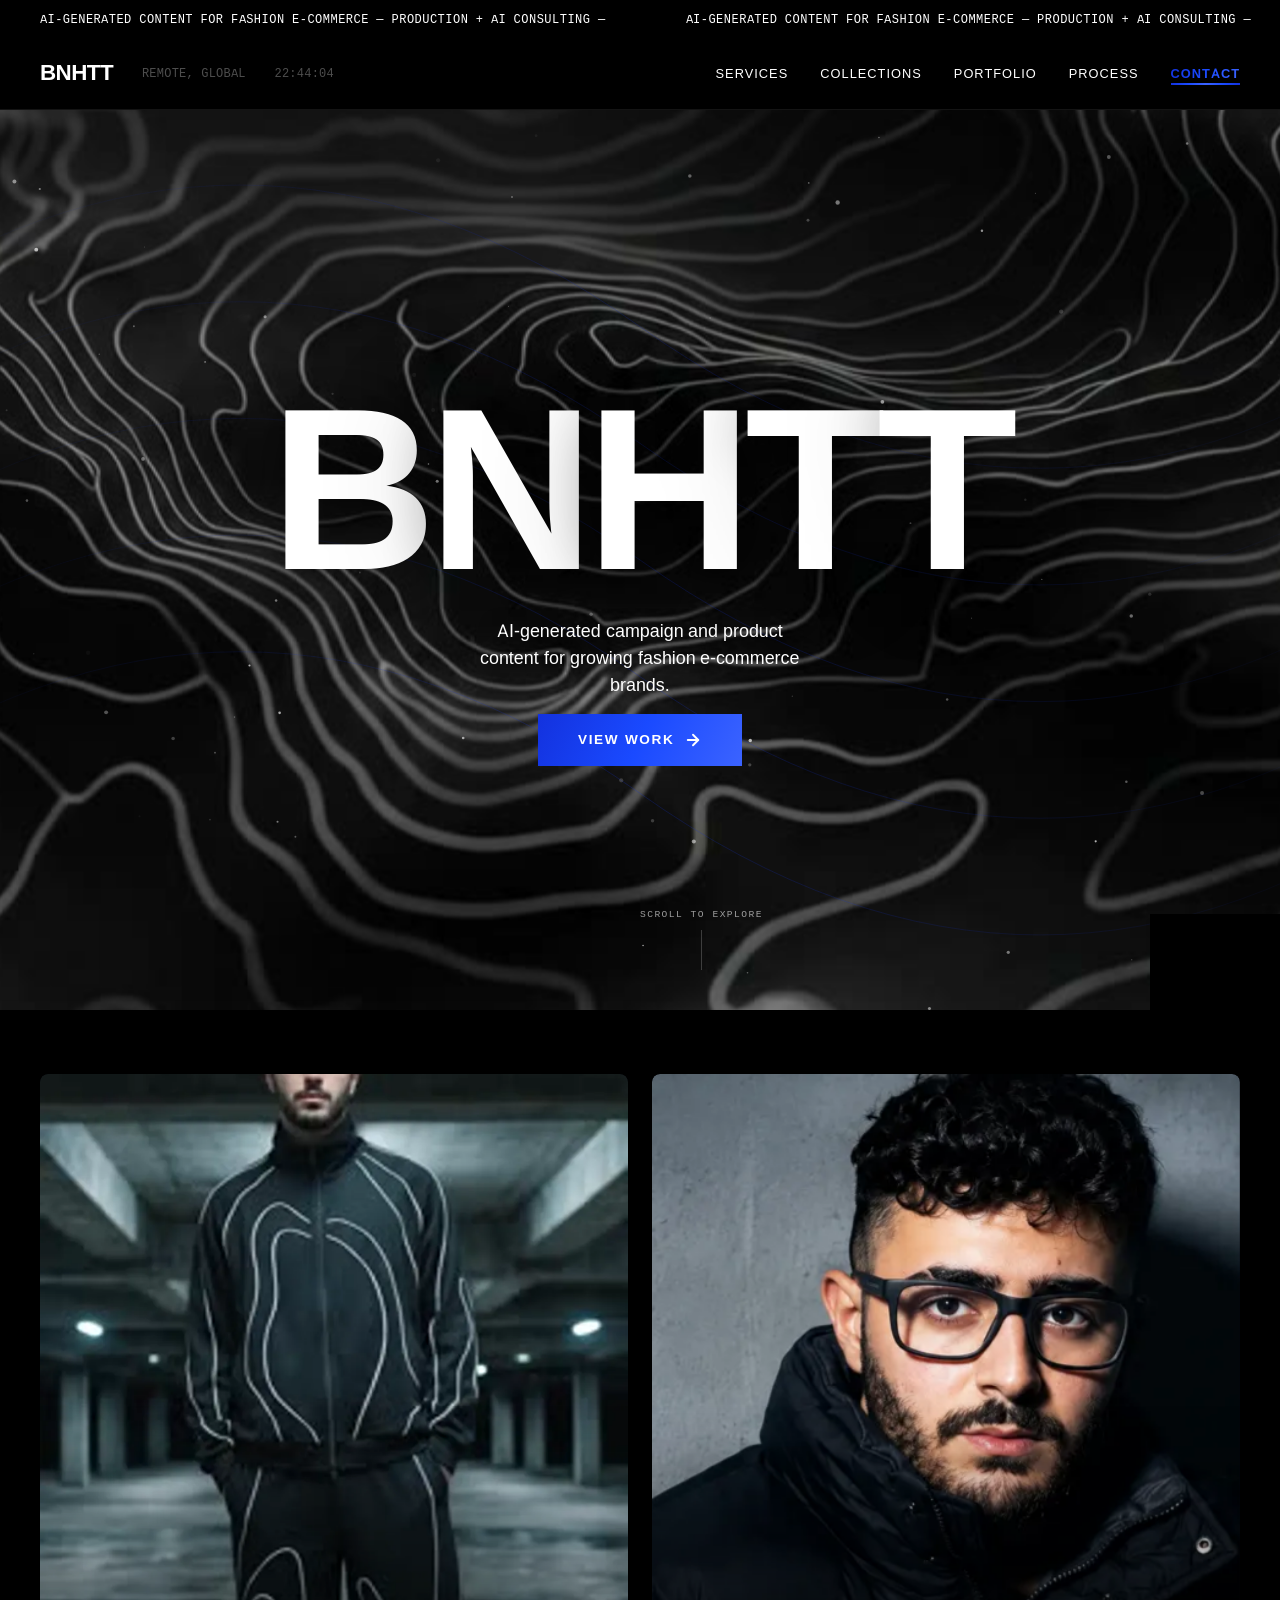
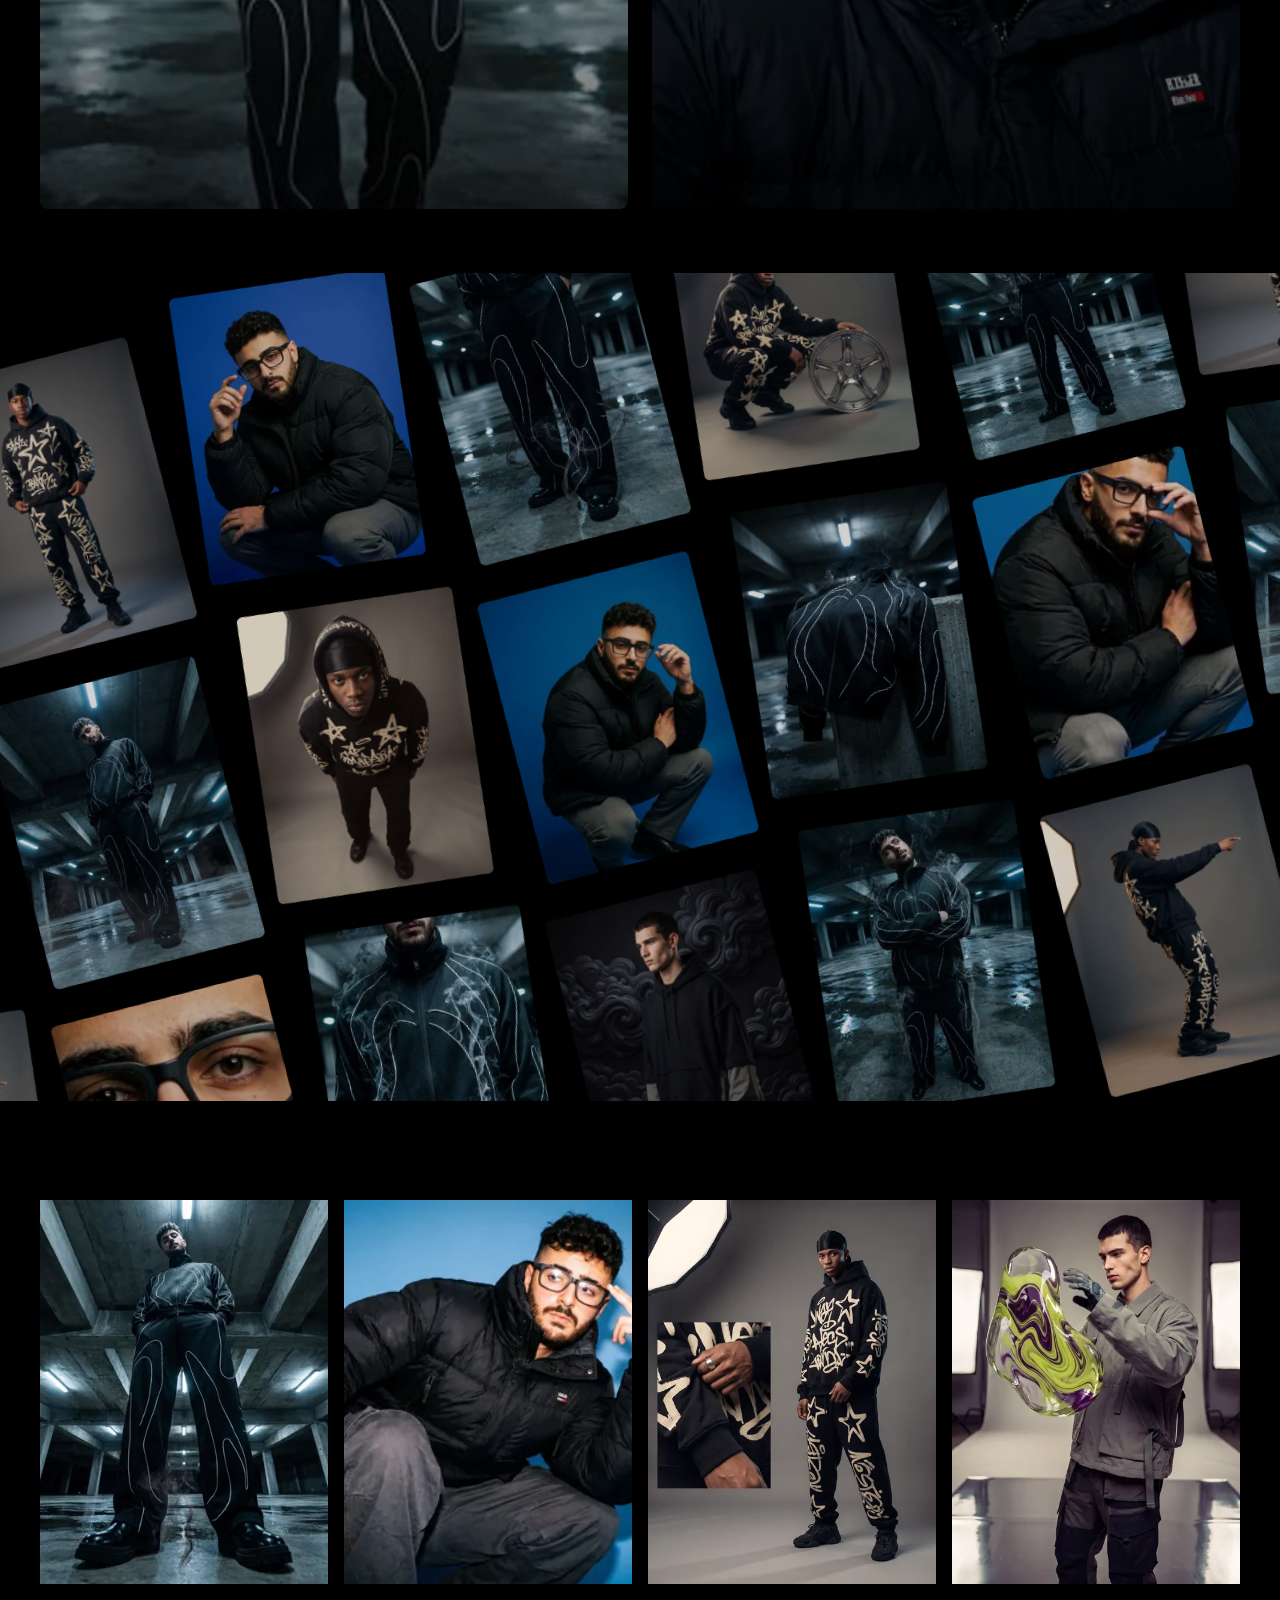
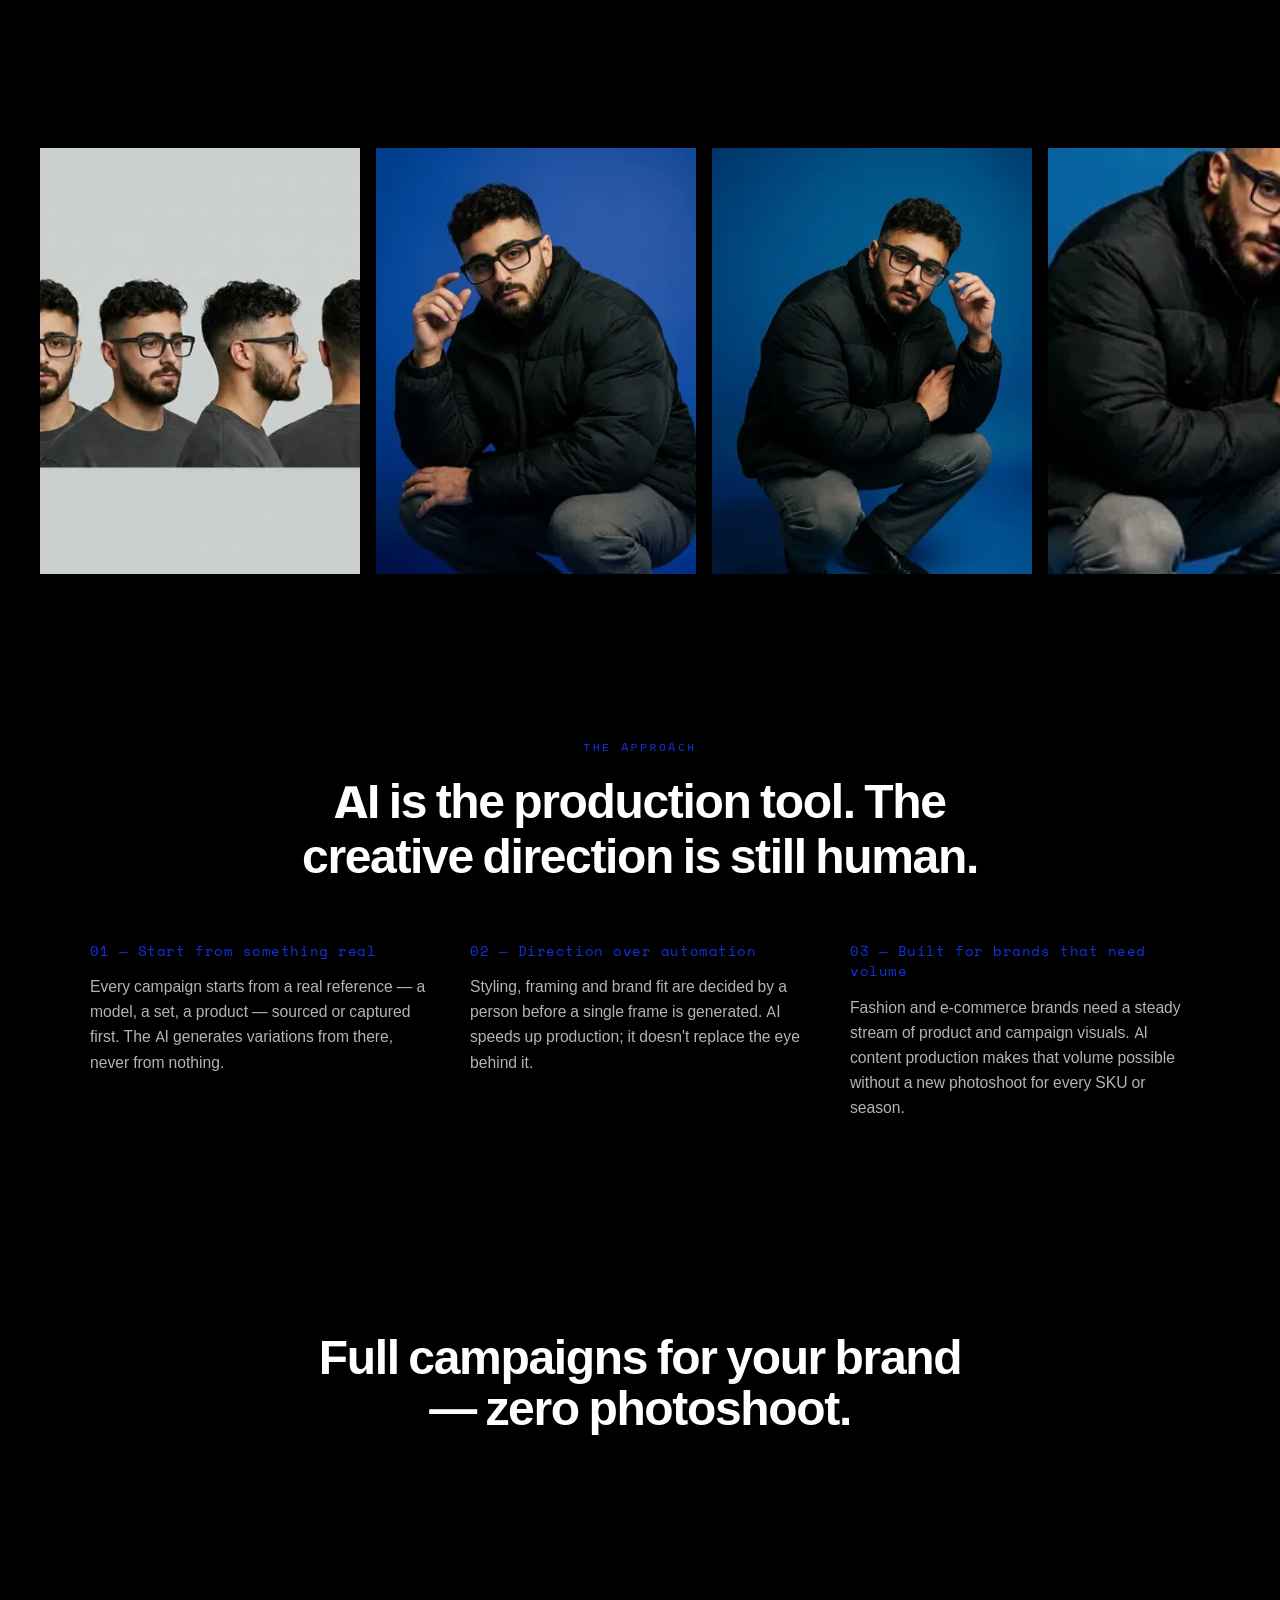
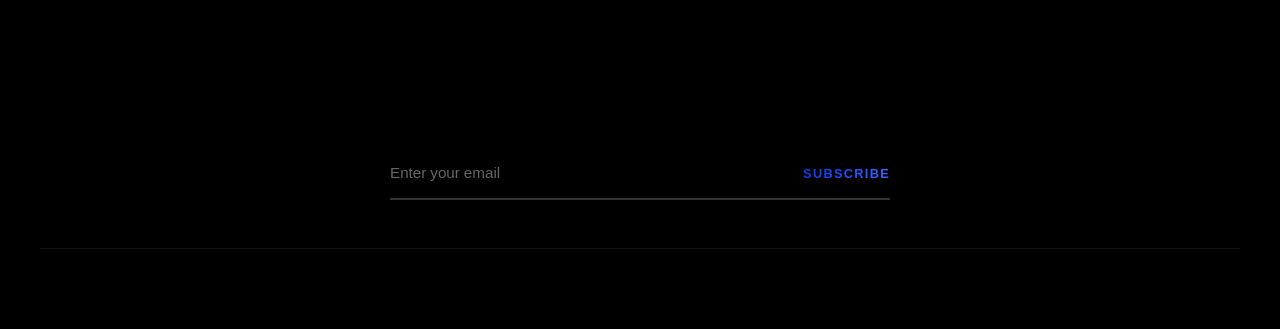
<file: index.html>
<!DOCTYPE html>
<html lang="en">
<head>
  <meta charset="utf-8">
  <meta name="viewport" content="width=device-width, initial-scale=1.0">
  <title>BNHTT AI Studio — AI Content Production for Fashion & E-commerce Brands</title>
  <meta name="description" content="AI-generated campaign and product content for growing fashion e-commerce brands. Production and AI content consulting.">
  <link rel="icon" href="assets/images/favicon.svg" type="image/svg+xml">
  <link rel="icon" href="assets/images/favicon-32.png" sizes="32x32" type="image/png">
  <link rel="apple-touch-icon" href="assets/images/apple-touch-icon.png">
  <link rel="canonical" href="https://bnhtt.github.io/bnhtt-ai-studio-web/">
  <meta property="og:type" content="website">
  <meta property="og:site_name" content="BNHTT AI Studio">
  <meta property="og:title" content="BNHTT AI Studio — AI Content Production for Fashion & E-commerce Brands">
  <meta property="og:description" content="AI-generated campaign and product content for growing fashion e-commerce brands. Full campaigns with zero physical photoshoot.">
  <meta property="og:url" content="https://bnhtt.github.io/bnhtt-ai-studio-web/">
  <meta property="og:image" content="https://bnhtt.github.io/bnhtt-ai-studio-web/assets/og-image.jpg">
  <meta property="og:image:width" content="1200">
  <meta property="og:image:height" content="630">
  <meta name="twitter:card" content="summary_large_image">
  <meta name="twitter:title" content="BNHTT AI Studio — AI Content Production">
  <meta name="twitter:description" content="AI-generated campaigns for fashion e-commerce. Zero physical photoshoot.">
  <meta name="twitter:image" content="https://bnhtt.github.io/bnhtt-ai-studio-web/assets/og-image.jpg">
  <script type="application/ld+json">{"@context":"https://schema.org","@type":"Organization","name":"BNHTT AI Studio","url":"https://bnhtt.github.io/bnhtt-ai-studio-web/","description":"AI content production studio for fashion and e-commerce brands","founder":{"@type":"Person","name":"Bruno Nicolás Huerres"},"sameAs":["https://www.linkedin.com/in/bruno-nicolas-huerres"]}</script>
  <link rel="stylesheet" href="assets/custom-overrides.css">
  <link rel="stylesheet" href="assets/studio-additions.css">
  <link rel="stylesheet" href="assets/living-blue.css">
  <link rel="stylesheet" href="assets/ui-polish.css">
  <link rel="stylesheet" href="assets/dark-theme.css">
  <link rel="stylesheet" href="assets/text-anim.css">
  <link rel="stylesheet" href="assets/shader-bg.css">
</head>
<body>

  <a href="#hero" class="skip-link">Skip to content</a>

  <!-- ===== SHADER BACKGROUND (color-shifting on scroll) ===== -->
  <canvas id="shaderBg" aria-hidden="true"></canvas>

  <!-- ===== TICKER ===== -->
  <div class="ticker">
    <div class="ticker-track">
      <span class="ticker-text">AI-GENERATED CONTENT FOR FASHION E-COMMERCE — PRODUCTION + AI CONSULTING —</span>
      <span class="ticker-text">AI-GENERATED CONTENT FOR FASHION E-COMMERCE — PRODUCTION + AI CONSULTING —</span>
      <span class="ticker-text">AI-GENERATED CONTENT FOR FASHION E-COMMERCE — PRODUCTION + AI CONSULTING —</span>
      <span class="ticker-text">AI-GENERATED CONTENT FOR FASHION E-COMMERCE — PRODUCTION + AI CONSULTING —</span>
    </div>
  </div>

  <!-- ===== HEADER ===== -->
  <header class="header">
    <div class="header-left">
      <span class="header-brand">BNHTT</span>
      <span class="header-location">REMOTE, GLOBAL</span>
      <span class="header-time">--:--:--</span>
    </div>
    <nav class="header-nav">
      <a href="#services" class="nav-link">SERVICES</a>
      <a href="collections.html" class="nav-link">COLLECTIONS</a>
      <a href="#work" class="nav-link">PORTFOLIO</a>
      <a href="#process" class="nav-link">PROCESS</a>
      <a href="#contact" class="nav-link nav-cart">CONTACT</a>
    </nav>
  </header>

  <!-- ===== HERO (Scroll Expansion + Background Paths + Sparkles) ===== -->
  <section class="hero" id="hero" tabindex="-1">
    <!-- Background Paths SVG -->
    <div class="bg-paths" id="bgPaths">
      <svg viewBox="0 0 1920 1080" preserveAspectRatio="xMidYMid slice">
        <path class="bg-path" d="M0 540 Q 480 200, 960 540 T 1920 540" />
        <path class="bg-path" d="M0 680 Q 480 340, 960 680 T 1920 680" />
        <path class="bg-path" d="M0 820 Q 480 480, 960 820 T 1920 820" />
        <path class="bg-path" d="M0 400 Q 480 60, 960 400 T 1920 400" />
        <path class="bg-path" d="M0 260 Q 480 -80, 960 260 T 1920 260" />
      </svg>
    </div>

    <!-- Hero background video -->
    <div class="hero-bg" id="heroBg">
      <video id="heroVideo" src="assets/video/hero-wordmark-scrub.mp4" poster="assets/video/hero-wordmark-poster.jpg" muted playsinline preload="auto"></video>
    </div>

    <!-- Tapa la marca de agua del generador IA (esquina inferior derecha del video) -->
    <!-- Placeholder redes sociales: agregar iconos IG/Pinterest/TikTok/etc aquí -->
    <div class="social-placeholder" aria-hidden="true"></div>

    <!-- Overlay gradient for expansion effect -->
    <div class="hero-overlay" id="heroOverlay"></div>

    <!-- Hero content -->
    <div class="hero-content" id="heroContent">
      <!-- Sparkles canvas -->
      <canvas id="sparklesCanvas"></canvas>
      <span class="hero-kicker">AI STUDIO</span>
      <h1 class="hero-title" id="heroTitle" aria-label="BNHTT AI Studio — AI content production for fashion and e-commerce brands">BNHTT</h1>
      <p class="hero-subhead">AI-generated campaign and product content for growing fashion e-commerce brands.</p>
      <div class="hero-cta-wrapper">
        <a href="#work" class="hero-cta" id="heroCta">
          <span class="cta-text">VIEW WORK</span>
          <span class="cta-arrow">
            <svg width="18" height="18" viewBox="0 0 24 24" fill="none" stroke="currentColor" stroke-width="2.5" stroke-linecap="round" stroke-linejoin="round">
              <line x1="5" y1="12" x2="19" y2="12"/><polyline points="12 5 19 12 12 19"/>
            </svg>
          </span>
        </a>
      </div>
    </div>

    <!-- Scroll indicator -->
    <div class="scroll-indicator">
      <span class="scroll-label">SCROLL TO EXPLORE</span>
      <div class="scroll-line"><span></span></div>
    </div>
  </section>

  <!-- ===== COLLECTION BROWSE (Spotlight Cards) ===== -->
  <section class="browse" id="services">
    <div class="browse-grid">
      <a href="collections.html" class="spotlight-card">
        <div class="spotlight-img">
          <img src="assets/images/bnhtt/production-card_900.webp" srcset="assets/images/bnhtt/production-card_480.webp 480w, assets/images/bnhtt/production-card_900.webp 900w" sizes="(max-width: 640px) 100vw, 45vw" decoding="async" alt="Production service">
        </div>
        <span class="spotlight-label">PRODUCTION</span>
        <span class="spotlight-desc">AI-generated campaigns and product photography — zero physical photoshoot.</span>
      </a>
      <a href="#contact" class="spotlight-card">
        <div class="spotlight-img">
          <img src="assets/images/bnhtt/consulting-card_900.webp" srcset="assets/images/bnhtt/consulting-card_480.webp 480w, assets/images/bnhtt/consulting-card_900.webp 900w" sizes="(max-width: 640px) 100vw, 45vw" decoding="async" alt="Consulting service">
        </div>
        <span class="spotlight-label">CONSULTING</span>
        <span class="spotlight-desc">Strategy and training to apply AI content production to your brand.</span>
      </a>
    </div>
  </section>

  <!-- ===== DIAGONAL CASCADE (K.I.N.D style) → COLLECTIONS ===== -->
  <section class="kind-cascade" id="collections">
    <div class="cascade-wrap" aria-hidden="true">
      <div class="cascade-row">
        <div class="cascade-card"><img src="assets/campaigns/smoke/image-full-portrait-fashion-photograph-of-the--mr4r8g49-2myx_480.webp" srcset="assets/campaigns/smoke/image-full-portrait-fashion-photograph-of-the--mr4r8g49-2myx_480.webp 480w, assets/campaigns/smoke/image-full-portrait-fashion-photograph-of-the--mr4r8g49-2myx_900.webp 900w" sizes="(max-width: 900px) 40vw, 280px" alt="" loading="lazy" decoding="async" width="480" height="640"></div>
        <div class="cascade-card"><img src="assets/campaigns/chrome_garage/01_full_body_coord_480.webp" srcset="assets/campaigns/chrome_garage/01_full_body_coord_480.webp 480w, assets/campaigns/chrome_garage/01_full_body_coord_900.webp 900w" sizes="(max-width: 900px) 40vw, 280px" alt="" loading="lazy" decoding="async" width="480" height="640"></div>
        <div class="cascade-card"><img src="assets/campaigns/blue/frame_hero1_480.webp" srcset="assets/campaigns/blue/frame_hero1_480.webp 480w, assets/campaigns/blue/frame_hero1_900.webp 900w" sizes="(max-width: 900px) 40vw, 280px" alt="" loading="lazy" decoding="async" width="480" height="640"></div>
        <div class="cascade-card"><img src="assets/campaigns/smoke/image-close-up-fashion-detail-photograph-focus-mr4r941b-03mb_480.webp" srcset="assets/campaigns/smoke/image-close-up-fashion-detail-photograph-focus-mr4r941b-03mb_480.webp 480w, assets/campaigns/smoke/image-close-up-fashion-detail-photograph-focus-mr4r941b-03mb_900.webp 900w" sizes="(max-width: 900px) 40vw, 280px" alt="" loading="lazy" decoding="async" width="480" height="640"></div>
        <div class="cascade-card"><img src="assets/campaigns/chrome_garage/04_prop_llanta_cromada_480.webp" srcset="assets/campaigns/chrome_garage/04_prop_llanta_cromada_480.webp 480w, assets/campaigns/chrome_garage/04_prop_llanta_cromada_900.webp 900w" sizes="(max-width: 900px) 40vw, 280px" alt="" loading="lazy" decoding="async" width="480" height="640"></div>
        <div class="cascade-card"><img src="assets/campaigns/smoke/image-full-portrait-fashion-photograph-of-the--mr4r8g49-2myx_480.webp" srcset="assets/campaigns/smoke/image-full-portrait-fashion-photograph-of-the--mr4r8g49-2myx_480.webp 480w, assets/campaigns/smoke/image-full-portrait-fashion-photograph-of-the--mr4r8g49-2myx_900.webp 900w" sizes="(max-width: 900px) 40vw, 280px" alt="" loading="lazy" decoding="async" width="480" height="640"></div>
        <div class="cascade-card"><img src="assets/campaigns/chrome_garage/01_full_body_coord_480.webp" srcset="assets/campaigns/chrome_garage/01_full_body_coord_480.webp 480w, assets/campaigns/chrome_garage/01_full_body_coord_900.webp 900w" sizes="(max-width: 900px) 40vw, 280px" alt="" loading="lazy" decoding="async" width="480" height="640"></div>
        <div class="cascade-card"><img src="assets/campaigns/blue/frame_hero1_480.webp" srcset="assets/campaigns/blue/frame_hero1_480.webp 480w, assets/campaigns/blue/frame_hero1_900.webp 900w" sizes="(max-width: 900px) 40vw, 280px" alt="" loading="lazy" decoding="async" width="480" height="640"></div>
        <div class="cascade-card"><img src="assets/campaigns/smoke/image-close-up-fashion-detail-photograph-focus-mr4r941b-03mb_480.webp" srcset="assets/campaigns/smoke/image-close-up-fashion-detail-photograph-focus-mr4r941b-03mb_480.webp 480w, assets/campaigns/smoke/image-close-up-fashion-detail-photograph-focus-mr4r941b-03mb_900.webp 900w" sizes="(max-width: 900px) 40vw, 280px" alt="" loading="lazy" decoding="async" width="480" height="640"></div>
        <div class="cascade-card"><img src="assets/campaigns/chrome_garage/04_prop_llanta_cromada_480.webp" srcset="assets/campaigns/chrome_garage/04_prop_llanta_cromada_480.webp 480w, assets/campaigns/chrome_garage/04_prop_llanta_cromada_900.webp 900w" sizes="(max-width: 900px) 40vw, 280px" alt="" loading="lazy" decoding="async" width="480" height="640"></div>
      </div>
      <div class="cascade-row reverse">
        <div class="cascade-card"><img src="assets/campaigns/blue/frame_crouch_480.webp" srcset="assets/campaigns/blue/frame_crouch_480.webp 480w, assets/campaigns/blue/frame_crouch_900.webp 900w" sizes="(max-width: 900px) 40vw, 280px" alt="" loading="lazy" decoding="async" width="480" height="640"></div>
        <div class="cascade-card"><img src="assets/campaigns/smoke/image-full-body-fashion-photograph-of-the-same-mr4r9ql4-m71h_480.webp" srcset="assets/campaigns/smoke/image-full-body-fashion-photograph-of-the-same-mr4r9ql4-m71h_480.webp 480w, assets/campaigns/smoke/image-full-body-fashion-photograph-of-the-same-mr4r9ql4-m71h_900.webp 900w" sizes="(max-width: 900px) 40vw, 280px" alt="" loading="lazy" decoding="async" width="480" height="640"></div>
        <div class="cascade-card"><img src="assets/campaigns/chrome_garage/05_retrato_hood_up_480.webp" srcset="assets/campaigns/chrome_garage/05_retrato_hood_up_480.webp 480w, assets/campaigns/chrome_garage/05_retrato_hood_up_900.webp 900w" sizes="(max-width: 900px) 40vw, 280px" alt="" loading="lazy" decoding="async" width="480" height="640"></div>
        <div class="cascade-card"><img src="assets/campaigns/blue/frame_hero2_480.webp" srcset="assets/campaigns/blue/frame_hero2_480.webp 480w, assets/campaigns/blue/frame_hero2_900.webp 900w" sizes="(max-width: 900px) 40vw, 280px" alt="" loading="lazy" decoding="async" width="480" height="640"></div>
        <div class="cascade-card"><img src="assets/campaigns/smoke/image-product-still-life-fashion-photography-o-mr4r7rx3-8bcl_480.webp" srcset="assets/campaigns/smoke/image-product-still-life-fashion-photography-o-mr4r7rx3-8bcl_480.webp 480w, assets/campaigns/smoke/image-product-still-life-fashion-photography-o-mr4r7rx3-8bcl_900.webp 900w" sizes="(max-width: 900px) 40vw, 280px" alt="" loading="lazy" decoding="async" width="480" height="640"></div>
        <div class="cascade-card"><img src="assets/campaigns/blue/frame_crouch_480.webp" srcset="assets/campaigns/blue/frame_crouch_480.webp 480w, assets/campaigns/blue/frame_crouch_900.webp 900w" sizes="(max-width: 900px) 40vw, 280px" alt="" loading="lazy" decoding="async" width="480" height="640"></div>
        <div class="cascade-card"><img src="assets/campaigns/smoke/image-full-body-fashion-photograph-of-the-same-mr4r9ql4-m71h_480.webp" srcset="assets/campaigns/smoke/image-full-body-fashion-photograph-of-the-same-mr4r9ql4-m71h_480.webp 480w, assets/campaigns/smoke/image-full-body-fashion-photograph-of-the-same-mr4r9ql4-m71h_900.webp 900w" sizes="(max-width: 900px) 40vw, 280px" alt="" loading="lazy" decoding="async" width="480" height="640"></div>
        <div class="cascade-card"><img src="assets/campaigns/chrome_garage/05_retrato_hood_up_480.webp" srcset="assets/campaigns/chrome_garage/05_retrato_hood_up_480.webp 480w, assets/campaigns/chrome_garage/05_retrato_hood_up_900.webp 900w" sizes="(max-width: 900px) 40vw, 280px" alt="" loading="lazy" decoding="async" width="480" height="640"></div>
        <div class="cascade-card"><img src="assets/campaigns/blue/frame_hero2_480.webp" srcset="assets/campaigns/blue/frame_hero2_480.webp 480w, assets/campaigns/blue/frame_hero2_900.webp 900w" sizes="(max-width: 900px) 40vw, 280px" alt="" loading="lazy" decoding="async" width="480" height="640"></div>
        <div class="cascade-card"><img src="assets/campaigns/smoke/image-product-still-life-fashion-photography-o-mr4r7rx3-8bcl_480.webp" srcset="assets/campaigns/smoke/image-product-still-life-fashion-photography-o-mr4r7rx3-8bcl_480.webp 480w, assets/campaigns/smoke/image-product-still-life-fashion-photography-o-mr4r7rx3-8bcl_900.webp 900w" sizes="(max-width: 900px) 40vw, 280px" alt="" loading="lazy" decoding="async" width="480" height="640"></div>
      </div>
      <div class="cascade-row slow">
        <div class="cascade-card"><img src="assets/campaigns/chrome_garage/02_editorial_profile_point_480.webp" srcset="assets/campaigns/chrome_garage/02_editorial_profile_point_480.webp 480w, assets/campaigns/chrome_garage/02_editorial_profile_point_900.webp 900w" sizes="(max-width: 900px) 40vw, 280px" alt="" loading="lazy" decoding="async" width="480" height="640"></div>
        <div class="cascade-card"><img src="assets/campaigns/blue/frame_closeup_480.webp" srcset="assets/campaigns/blue/frame_closeup_480.webp 480w, assets/campaigns/blue/frame_closeup_900.webp 900w" sizes="(max-width: 900px) 40vw, 280px" alt="" loading="lazy" decoding="async" width="480" height="640"></div>
        <div class="cascade-card"><img src="assets/campaigns/smoke/image-camera-most-important-instruction-tight--mr4s2w0s-jcgx_480.webp" srcset="assets/campaigns/smoke/image-camera-most-important-instruction-tight--mr4s2w0s-jcgx_480.webp 480w, assets/campaigns/smoke/image-camera-most-important-instruction-tight--mr4s2w0s-jcgx_900.webp 900w" sizes="(max-width: 900px) 40vw, 280px" alt="" loading="lazy" decoding="async" width="480" height="640"></div>
        <div class="cascade-card"><img src="assets/campaigns/acid_mirage/acid_2_480.webp" srcset="assets/campaigns/acid_mirage/acid_2_480.webp 480w, assets/campaigns/acid_mirage/acid_2_900.webp 900w" sizes="(max-width: 900px) 40vw, 280px" alt="" loading="lazy" decoding="async" width="480" height="640"></div>
        <div class="cascade-card"><img src="assets/campaigns/smoke/image-camera-wide-angle-lens-45-degree-angle-i-mr4s3p71-jqk0_480.webp" srcset="assets/campaigns/smoke/image-camera-wide-angle-lens-45-degree-angle-i-mr4s3p71-jqk0_480.webp 480w, assets/campaigns/smoke/image-camera-wide-angle-lens-45-degree-angle-i-mr4s3p71-jqk0_900.webp 900w" sizes="(max-width: 900px) 40vw, 280px" alt="" loading="lazy" decoding="async" width="480" height="640"></div>
        <div class="cascade-card"><img src="assets/campaigns/chrome_garage/02_editorial_profile_point_480.webp" srcset="assets/campaigns/chrome_garage/02_editorial_profile_point_480.webp 480w, assets/campaigns/chrome_garage/02_editorial_profile_point_900.webp 900w" sizes="(max-width: 900px) 40vw, 280px" alt="" loading="lazy" decoding="async" width="480" height="640"></div>
        <div class="cascade-card"><img src="assets/campaigns/blue/frame_closeup_480.webp" srcset="assets/campaigns/blue/frame_closeup_480.webp 480w, assets/campaigns/blue/frame_closeup_900.webp 900w" sizes="(max-width: 900px) 40vw, 280px" alt="" loading="lazy" decoding="async" width="480" height="640"></div>
        <div class="cascade-card"><img src="assets/campaigns/smoke/image-camera-most-important-instruction-tight--mr4s2w0s-jcgx_480.webp" srcset="assets/campaigns/smoke/image-camera-most-important-instruction-tight--mr4s2w0s-jcgx_480.webp 480w, assets/campaigns/smoke/image-camera-most-important-instruction-tight--mr4s2w0s-jcgx_900.webp 900w" sizes="(max-width: 900px) 40vw, 280px" alt="" loading="lazy" decoding="async" width="480" height="640"></div>
        <div class="cascade-card"><img src="assets/campaigns/acid_mirage/acid_2_480.webp" srcset="assets/campaigns/acid_mirage/acid_2_480.webp 480w, assets/campaigns/acid_mirage/acid_2_900.webp 900w" sizes="(max-width: 900px) 40vw, 280px" alt="" loading="lazy" decoding="async" width="480" height="640"></div>
        <div class="cascade-card"><img src="assets/campaigns/smoke/image-camera-wide-angle-lens-45-degree-angle-i-mr4s3p71-jqk0_480.webp" srcset="assets/campaigns/smoke/image-camera-wide-angle-lens-45-degree-angle-i-mr4s3p71-jqk0_480.webp 480w, assets/campaigns/smoke/image-camera-wide-angle-lens-45-degree-angle-i-mr4s3p71-jqk0_900.webp 900w" sizes="(max-width: 900px) 40vw, 280px" alt="" loading="lazy" decoding="async" width="480" height="640"></div>
      </div>
    </div>
    <div class="cascade-content">
      <span class="cascade-kicker">THE ARCHIVE</span>
      <h2 class="cascade-title">COLLECTIONS</h2>
      <a href="collections.html" class="cascade-cta">EXPLORE COLLECTIONS →</a>
    </div>
  </section>

  <!-- ===== COLLECTIONS PHOTO BANNER (Text Reveal) ===== -->
  <section class="photo-banner" id="work" data-reveal>
    <h2 class="section-title" data-reveal-word>Selected Work</h2>
        <div class="photo-banner-grid">
      <a class="photo-item" data-reveal-word href="collections.html#smoke">
        <img src="assets/campaigns/smoke/image-camera-most-important-instruction-extrem-mr4rii1w-jrmy_900.webp" srcset="assets/campaigns/smoke/image-camera-most-important-instruction-extrem-mr4rii1w-jrmy_480.webp 480w, assets/campaigns/smoke/image-camera-most-important-instruction-extrem-mr4rii1w-jrmy_900.webp 900w" sizes="(max-width: 900px) 45vw, 320px" alt="Smoke campaign — extreme angle editorial shot" loading="lazy" decoding="async" width="900" height="900">
        <span class="photo-item-label">SMOKE</span>
      </a>
      <a class="photo-item" data-reveal-word href="collections.html#blue">
        <img src="assets/campaigns/blue/ph_editorial_900.webp" srcset="assets/campaigns/blue/ph_editorial_480.webp 480w, assets/campaigns/blue/ph_editorial_900.webp 900w" sizes="(max-width: 900px) 45vw, 320px" alt="Blue campaign — editorial frame on saturated blue set" loading="lazy" decoding="async" width="900" height="604">
        <span class="photo-item-label">BLUE / AETHER FLUX</span>
      </a>
      <a class="photo-item" data-reveal-word href="collections.html#chrome-garage">
        <img src="assets/campaigns/chrome_garage/03_detalle_textura_print_900.webp" srcset="assets/campaigns/chrome_garage/03_detalle_textura_print_480.webp 480w, assets/campaigns/chrome_garage/03_detalle_textura_print_900.webp 900w" sizes="(max-width: 900px) 45vw, 320px" alt="Chrome Garage campaign — print texture detail" loading="lazy" decoding="async" width="900" height="1206">
        <span class="photo-item-label">CHROME GARAGE</span>
      </a>
      <a class="photo-item" data-reveal-word href="collections.html#acid-mirage">
        <img src="assets/campaigns/acid_mirage/acid_4_900.webp" srcset="assets/campaigns/acid_mirage/acid_4_480.webp 480w, assets/campaigns/acid_mirage/acid_4_900.webp 900w" sizes="(max-width: 900px) 45vw, 320px" alt="Acid Mirage campaign — model with floating acid form" loading="lazy" decoding="async" width="900" height="1206">
        <span class="photo-item-label">ACID MIRAGE</span>
      </a>
    </div>
  </section>

  <!-- ===== PHOTOSHOOT SLIDESHOW ===== -->
  <section class="slideshow" id="process" data-reveal>
    <h2 class="section-title" data-reveal-word>Behind the Process</h2>
    <div class="slideshow-track">
      <div class="slideshow-item">
        <img src="assets/campaigns/blue/MODEL_480.webp" srcset="assets/campaigns/blue/MODEL_480.webp 480w, assets/campaigns/blue/MODEL_900.webp 900w" sizes="(max-width: 900px) 240px, 320px" loading="lazy" decoding="async" alt="Reference model turnaround — front, 3/4, profile and back — the single subject used to generate the AI variations that follow">
      </div>
      <div class="slideshow-item">
        <img src="assets/images/bnhtt/process-01_480.webp" srcset="assets/images/bnhtt/process-01_480.webp 480w, assets/images/bnhtt/process-01_900.webp 900w" sizes="(max-width: 900px) 240px, 320px" loading="lazy" decoding="async" alt="AI-generated variation 1 from the reference model above">
      </div>
      <div class="slideshow-item">
        <img src="assets/images/bnhtt/process-02_480.webp" srcset="assets/images/bnhtt/process-02_480.webp 480w, assets/images/bnhtt/process-02_900.webp 900w" sizes="(max-width: 900px) 240px, 320px" loading="lazy" decoding="async" alt="AI-generated variation 2 from the reference model above">
      </div>
      <div class="slideshow-item">
        <img src="assets/images/bnhtt/process-03_480.webp" srcset="assets/images/bnhtt/process-03_480.webp 480w, assets/images/bnhtt/process-03_900.webp 900w" sizes="(max-width: 900px) 240px, 320px" loading="lazy" decoding="async" alt="AI-generated variation 3 from the reference model above">
      </div>
      <div class="slideshow-item">
        <img src="assets/images/bnhtt/process-04_480.webp" srcset="assets/images/bnhtt/process-04_480.webp 480w, assets/images/bnhtt/process-04_900.webp 900w" sizes="(max-width: 900px) 240px, 320px" loading="lazy" decoding="async" alt="AI-generated variation 4 from the reference model above">
      </div>
      <!-- Duplicate set so the -50% translateX loop is seamless (no jump-cut) -->
      <div class="slideshow-item" aria-hidden="true">
        <img src="assets/campaigns/blue/MODEL_480.webp" srcset="assets/campaigns/blue/MODEL_480.webp 480w, assets/campaigns/blue/MODEL_900.webp 900w" sizes="(max-width: 900px) 240px, 320px" loading="lazy" decoding="async" alt="" aria-hidden="true">
      </div>
      <div class="slideshow-item" aria-hidden="true">
        <img src="assets/images/bnhtt/process-01_480.webp" srcset="assets/images/bnhtt/process-01_480.webp 480w, assets/images/bnhtt/process-01_900.webp 900w" sizes="(max-width: 900px) 240px, 320px" loading="lazy" decoding="async" alt="" aria-hidden="true">
      </div>
      <div class="slideshow-item" aria-hidden="true">
        <img src="assets/images/bnhtt/process-02_480.webp" srcset="assets/images/bnhtt/process-02_480.webp 480w, assets/images/bnhtt/process-02_900.webp 900w" sizes="(max-width: 900px) 240px, 320px" loading="lazy" decoding="async" alt="" aria-hidden="true">
      </div>
      <div class="slideshow-item" aria-hidden="true">
        <img src="assets/images/bnhtt/process-03_480.webp" srcset="assets/images/bnhtt/process-03_480.webp 480w, assets/images/bnhtt/process-03_900.webp 900w" sizes="(max-width: 900px) 240px, 320px" loading="lazy" decoding="async" alt="" aria-hidden="true">
      </div>
      <div class="slideshow-item" aria-hidden="true">
        <img src="assets/images/bnhtt/process-04_480.webp" srcset="assets/images/bnhtt/process-04_480.webp 480w, assets/images/bnhtt/process-04_900.webp 900w" sizes="(max-width: 900px) 240px, 320px" loading="lazy" decoding="async" alt="" aria-hidden="true">
      </div>
    </div>
  </section>

  <!-- ===== MANIFESTO (approach/positioning) ===== -->
  <section class="manifesto" id="about" data-reveal>
    <span class="manifesto-kicker" data-reveal-word>THE APPROACH</span>
    <h2 class="manifesto-title" data-reveal-word>AI is the production tool. The creative direction is still human.</h2>
    <div class="manifesto-grid">
      <div class="manifesto-point" data-reveal-word>
        <h3>01 — Start from something real</h3>
        <p>Every campaign starts from a real reference — a model, a set, a product — sourced or captured first. The AI generates variations from there, never from nothing.</p>
      </div>
      <div class="manifesto-point" data-reveal-word>
        <h3>02 — Direction over automation</h3>
        <p>Styling, framing and brand fit are decided by a person before a single frame is generated. AI speeds up production; it doesn't replace the eye behind it.</p>
      </div>
      <div class="manifesto-point" data-reveal-word>
        <h3>03 — Built for brands that need volume</h3>
        <p>Fashion and e-commerce brands need a steady stream of product and campaign visuals. AI content production makes that volume possible without a new photoshoot for every SKU or season.</p>
      </div>
    </div>
  </section>

  <!-- ===== FOOTER ===== -->
  <footer class="footer" id="contact">
    <div class="contact-cta">
      <span class="contact-kicker">START A PROJECT</span>
      <h2 class="contact-title" data-reveal-word>Full campaigns for your brand — zero photoshoot.</h2>
      <p class="contact-sub">Product and campaign visuals for fashion &amp; e-commerce brands, produced with AI. Tell us about your brand and get a proposal back within 24 hours.</p>
      <a class="contact-btn" href="mailto:brunohuerres99@gmail.com?subject=New%20project%20inquiry%20-%20BNHTT%20AI%20Studio&amp;body=Hi%20Bruno%2C%0A%0AI%20would%20like%20to%20talk%20about%20content%20for%20my%20brand.%0A%0ABrand%20or%20store%3A%20%0AWhat%20I%20need%20(product%20shots%2C%20campaign%2C%20models)%3A%20%0AApprox.%20number%20of%20visuals%3A%20%0AWebsite%20or%20Instagram%3A%20%0A%0AThanks!">
        <span class="cta-text">Start your project</span>
        <span class="cta-arrow">
          <svg width="18" height="18" viewBox="0 0 24 24" fill="none" stroke="currentColor" stroke-width="2.5" stroke-linecap="round" stroke-linejoin="round">
            <line x1="5" y1="12" x2="19" y2="12"/><polyline points="12 5 19 12 12 19"/>
          </svg>
        </span>
      </a>
      <span class="contact-trust">No commitment · Reply within 24 h</span>
    </div>

    <div class="footer-signup">
      <p class="footer-signup-label">Not ready yet? Follow the studio and get occasional AI content tips.</p>
      <form class="footer-form">
        <input type="email" placeholder="Enter your email" class="footer-input" aria-label="Email">
        <button type="submit" class="footer-btn">SUBSCRIBE</button>
      </form>
    </div>
    <div class="footer-bottom">
      <span class="footer-copy">© BNHTT AI STUDIO — All rights reserved</span>
    </div>
  </footer>

  <script src="assets/custom-enhance.js"></script>
  <script src="assets/motion.js"></script>
  <script src="assets/site-fixes.js"></script>
  <script src="assets/ui-polish.js"></script>
  <script src="assets/text-anim.js"></script>
  <script src="assets/shader-bg.js"></script>
  <script src="assets/hero-scroll.js"></script>
</body>
</html>
</file>
<file: assets/custom-overrides.css>
/* =====================================================================
   GARM — Estilo completo
   Paleta: White #FFFFFF | Persian Blue #1332DE | Black #000000
   Componentes: Background Paths, Sparkles, Spotlight Card,
   Interactive Hover Button, Text Reveal, Scroll Expansion Hero
   ===================================================================== */

/* ---------- FONTS ---------- */
@font-face {
  font-family: 'Bricolage Grotesque';
  src: url('fonts/fonts.gstatic.com_s_bricolagegrotesque_v9_3y9U6as8bTXq_nANBjzKo3IeZx8z6up5BeSl5jBNz_19PpbpMXuECpwUxJBOm_OJWiaaD30YfKfjZZoLvZvl-Molsg.woff2') format('woff2');
  font-weight: 300 500;
  font-style: normal;
}
@font-face {
  font-family: 'Bricolage Grotesque';
  src: url('fonts/fonts.gstatic.com_s_bricolagegrotesque_v9_3y9U6as8bTXq_nANBjzKo3IeZx8z6up5BeSl5jBNz_19PpbpMXuECpwUxJBOm_OJWiaaD30YfKfjZZoLvZvl-MUlstwJ.woff2') format('woff2');
  font-weight: 600 800;
  font-style: normal;
}
@font-face {
  font-family: 'DM Sans';
  src: url('fonts/fonts.gstatic.com_s_dmsans_v17_rP2tp2ywxg089UriI5-g4vlH9VoD8CmcqZG40F9JadbnoEwAopxRR232VGM.woff2') format('woff2');
  font-weight: 400;
  font-style: normal;
}
@font-face {
  font-family: 'DM Sans';
  src: url('fonts/fonts.gstatic.com_s_dmsans_v17_rP2tp2ywxg089UriI5-g4vlH9VoD8CmcqZG40F9JadbnoEwAopxRSW32.woff2') format('woff2');
  font-weight: 400;
  font-style: italic;
}
@font-face {
  font-family: 'Space Mono';
  src: url('fonts/fonts.gstatic.com_s_spacemono_v17_i7dPIFZifjKcF5UAWdDRYE58RWq7.woff2') format('woff2');
  font-weight: 400;
  font-style: normal;
}
@font-face {
  font-family: 'Space Mono';
  src: url('fonts/fonts.gstatic.com_s_spacemono_v17_i7dPIFZifjKcF5UAWdDRYEF8RQ.woff2') format('woff2');
  font-weight: 700;
  font-style: normal;
}

/* ---------- RESET ---------- */
*, *::before, *::after {
  margin: 0;
  padding: 0;
  box-sizing: border-box;
}

html {
  -webkit-font-smoothing: antialiased;
  -moz-osx-font-smoothing: grayscale;
  text-rendering: optimizeLegibility;
  scroll-behavior: smooth;
}

body {
  font-family: 'DM Sans', sans-serif;
  background: #FFFFFF;
  color: #000000;
  line-height: 1.5;
  overflow-x: hidden;
}

img {
  display: block;
  width: 100%;
  height: 100%;
  object-fit: cover;
}

a {
  text-decoration: none;
  color: inherit;
}

.section-title {
  font-family: 'Bricolage Grotesque', sans-serif;
  font-weight: 700;
  font-size: 2.8rem;
  letter-spacing: -0.025em;
  margin-bottom: 2rem;
  color: #000000;
}

/* =====================================================================
   COMPONENTE: BACKGROUND PATHS (Kokonut UI)
   SVG paths animados en el fondo del hero
   ===================================================================== */
.bg-paths {
  position: absolute;
  inset: 0;
  z-index: 1;
  pointer-events: none;
  opacity: 0.5;
  overflow: hidden;
}
.bg-paths svg {
  width: 100%;
  height: 100%;
}
.bg-path {
  fill: none;
  stroke: url(#pathGradient);
  stroke-width: 1.2;
  stroke-linecap: round;
  stroke-dasharray: 2000;
  stroke-dashoffset: 2000;
  opacity: 0.6;
}

/* =====================================================================
   COMPONENTE: SPARKLES (Aceternity UI)
   Partículas canvas sobre el título
   ===================================================================== */
#sparklesCanvas {
  position: absolute;
  inset: 0;
  width: 100%;
  height: 100%;
  pointer-events: none;
  z-index: 2;
}

/* =====================================================================
   COMPONENTE: SCROLL EXPANSION HERO
   El hero se expande al scrollear
   ===================================================================== */
.hero {
  position: relative;
  height: 100vh;
  min-height: 700px;
  overflow: hidden;
  background: #000000;
}
.hero-bg {
  position: absolute;
  inset: 0;
  z-index: 0;
  transition: transform 0.1s linear;
  will-change: transform;
}
.hero-bg img,
.hero-bg video {
  width: 100%;
  height: 100%;
  object-fit: cover;
}

/* =====================================================================
   SOCIAL PLACEHOLDER — tapa la marca de agua del generador IA en la
   esquina inferior derecha del hero video y reserva espacio para
   iconos de redes sociales (IG / Pinterest / TikTok / etc.) a futuro.
   Bloque oscuro on-brand, esquinas rectas, sin contenido inventado.
   ===================================================================== */
.social-placeholder {
  position: absolute;
  right: 0;
  bottom: 0;
  z-index: 2;
  width: clamp(72px, 12vw, 130px);
  height: clamp(56px, 9vw, 96px);
  background: #000000;
  pointer-events: none;
}
@media (max-width: 720px) {
  .social-placeholder {
    width: clamp(90px, 26vw, 150px);
    height: clamp(72px, 16vh, 120px);
  }
}

/* Overlay que se desvanece al scrollear */
.hero-overlay {
  position: absolute;
  inset: 0;
  z-index: 1;
  background: linear-gradient(
    to bottom,
    rgba(0,0,0,0.3) 0%,
    rgba(0,0,0,0.1) 50%,
    rgba(0,0,0,0.0) 100%
  );
  transition: opacity 0.3s;
}
/* Contenido del hero (se mueve hacia arriba al scrollear) */
.hero-content {
  position: relative;
  z-index: 3;
  display: flex;
  flex-direction: column;
  align-items: center;
  justify-content: center;
  height: 100%;
  text-align: center;
  padding: 2rem;
  will-change: transform;
}
.hero-title {
  font-family: 'Bricolage Grotesque', sans-serif;
  font-weight: 800;
  font-size: clamp(6rem, 18vw, 16rem);
  letter-spacing: -0.035em;
  line-height: 0.9;
  color: #FFFFFF;
  text-shadow: 0 4px 60px rgba(0,0,0,0.5), 0 0 120px rgba(0,0,0,0.3);
  position: relative;
  z-index: 3;
}
.hero-kicker {
  font-family: 'Space Mono', monospace;
  font-size: 0.85rem;
  letter-spacing: 0.3em;
  color: #1332DE;
  text-shadow: 0 2px 20px rgba(0,0,0,0.6);
  position: relative;
  z-index: 3;
  margin-bottom: 0.75rem;
}
.hero-subhead {
  font-family: 'DM Sans', sans-serif;
  font-weight: 500;
  font-size: clamp(0.95rem, 1.4vw, 1.15rem);
  color: #FFFFFF;
  text-shadow: 0 2px 20px rgba(0,0,0,0.6);
  max-width: 32ch;
  margin-top: 1.25rem;
  position: relative;
  z-index: 3;
}

/* ---------- SCROLL INDICATOR ---------- */
.scroll-indicator {
  position: absolute;
  bottom: 2.5rem;
  left: 50%;
  transform: translateX(-50%);
  z-index: 5;
  display: flex;
  flex-direction: column;
  align-items: center;
  gap: 0.6rem;
  opacity: 0.7;
  transition: opacity 1s;
}
.scroll-indicator.hidden {
  opacity: 0;
  pointer-events: none;
}
.scroll-label {
  font-family: 'Space Mono', monospace;
  font-size: 0.6rem;
  letter-spacing: 0.15em;
  color: rgba(255,255,255,0.6);
}
.scroll-line {
  width: 1px;
  height: 40px;
  background: rgba(255,255,255,0.2);
  position: relative;
  overflow: hidden;
}
.scroll-line span {
  position: absolute;
  top: -100%;
  left: 0;
  width: 100%;
  height: 100%;
  background: #FFFFFF;
  animation: scroll-pulse 2s ease-in-out infinite;
}
@keyframes scroll-pulse {
  0% { top: -100%; }
  100% { top: 100%; }
}

/* =====================================================================
   COMPONENTE: INTERACTIVE HOVER BUTTON (Magic UI)
   CTA con flecha animada
   ===================================================================== */
.hero-cta-wrapper {
  position: relative;
  z-index: 3;
  margin-top: 1rem;
}
.hero-cta {
  display: inline-flex;
  align-items: center;
  gap: 0.6rem;
  font-family: 'DM Sans', sans-serif;
  font-weight: 600;
  font-size: 0.85rem;
  letter-spacing: 0.12em;
  text-transform: uppercase;
  color: #FFFFFF;
  background: #1332DE;
  padding: 1rem 2.5rem;
  position: relative;
  overflow: hidden;
  transition: all 0.4s cubic-bezier(0.34, 1.56, 0.64, 1);
  will-change: transform;
  cursor: pointer;
  border: none;
}
.hero-cta::before {
  content: '';
  position: absolute;
  inset: 0;
  background: linear-gradient(135deg, #1332DE, #1a4aff);
  opacity: 0;
  transition: opacity 0.4s;
}
.hero-cta .cta-text {
  position: relative;
  z-index: 1;
}
.cta-arrow {
  position: relative;
  z-index: 1;
  display: inline-flex;
  transition: transform 0.4s cubic-bezier(0.34, 1.56, 0.64, 1);
}
.hero-cta:hover::before {
  opacity: 1;
}
.hero-cta:hover .cta-arrow {
  transform: translateX(4px);
}
.hero-cta:hover {
  transform: translateY(-1px);
  box-shadow: 0 8px 30px rgba(19, 50, 222, 0.35);
}

/* =====================================================================
   COMPONENTE: SERVICE CARD — borde animado en hover (EaseMize)
   Glow de borde sutil en azul de marca, sin seguimiento de mouse.
   ===================================================================== */
.spotlight-card {
  position: relative;
  overflow: hidden;
  cursor: pointer;
  aspect-ratio: 4 / 5;
  display: block;
  border-radius: 0;
  isolation: isolate;
}
.spotlight-card::before {
  content: '';
  position: absolute;
  inset: 0;
  z-index: 3;
  pointer-events: none;
  padding: 1.5px;
  border-radius: inherit;
  background: linear-gradient(
    135deg,
    rgba(19, 50, 222, 0) 0%,
    rgba(64, 120, 255, 0.9) 45%,
    rgba(19, 50, 222, 0) 100%
  );
  background-size: 220% 220%;
  -webkit-mask: linear-gradient(#000 0 0) content-box, linear-gradient(#000 0 0);
  -webkit-mask-composite: xor;
  mask-composite: exclude;
  opacity: 0;
  transition: opacity 0.35s ease, background-position 1.4s ease;
}
.spotlight-card:hover::before {
  opacity: 1;
  background-position: 100% 0%;
  animation: spotlight-border-sweep 2.4s linear infinite;
}
.spotlight-card::after {
  content: '';
  position: absolute;
  inset: 0;
  z-index: 3;
  pointer-events: none;
  border-radius: inherit;
  box-shadow: inset 0 0 0 1px rgba(64, 120, 255, 0.25), 0 0 24px rgba(19, 50, 222, 0.25);
  opacity: 0;
  transition: opacity 0.35s ease;
}
.spotlight-card:hover::after {
  opacity: 1;
}
@keyframes spotlight-border-sweep {
  0% { background-position: 0% 0%; }
  100% { background-position: 200% 0%; }
}
@media (prefers-reduced-motion: reduce) {
  .spotlight-card:hover::before { animation: none; }
}
.spotlight-img {
  width: 100%;
  height: 100%;
}
.spotlight-img img {
  transition: transform 0.7s cubic-bezier(0.16, 1, 0.3, 1);
  will-change: transform;
}
.spotlight-card:hover .spotlight-img img {
  transform: scale(1.06);
}
.spotlight-label {
  position: absolute;
  bottom: 2rem;
  left: 2rem;
  z-index: 3;
  font-family: 'Bricolage Grotesque', sans-serif;
  font-weight: 700;
  font-size: 2.5rem;
  letter-spacing: -0.02em;
  color: #FFFFFF;
  text-shadow: 0 2px 20px rgba(0,0,0,0.4);
}

/* ---- TICKER ---- */
.ticker {
  background: #000000;
  color: #FFFFFF;
  font-family: 'Space Mono', monospace;
  font-size: 0.75rem;
  letter-spacing: 0.04em;
  text-transform: uppercase;
  overflow: hidden;
  padding: 0.6rem 0;
  white-space: nowrap;
}
.ticker-track {
  display: flex;
  width: max-content;
  animation: ticker-scroll 30s linear infinite;
}
.ticker-text {
  padding: 0 2.5rem;
  flex-shrink: 0;
}
@keyframes ticker-scroll {
  0% { transform: translateX(0); }
  100% { transform: translateX(-50%); }
}

/* ---- HEADER ---- */
.header {
  display: flex;
  align-items: center;
  justify-content: space-between;
  padding: 1.2rem 2.5rem;
  background: #FFFFFF;
  border-bottom: 1px solid rgba(0,0,0,0.06);
  position: sticky;
  top: 0;
  z-index: 100;
}
.header-left {
  display: flex;
  align-items: center;
  gap: 1.8rem;
}
.header-brand {
  font-family: 'Bricolage Grotesque', sans-serif;
  font-weight: 700;
  font-size: 1.4rem;
  letter-spacing: -0.025em;
  color: #000000;
}
.header-location,
.header-time {
  font-family: 'Space Mono', monospace;
  font-size: 0.75rem;
  color: #000000;
  opacity: 0.55;
  letter-spacing: 0.02em;
}
.header-nav {
  display: flex;
  align-items: center;
  gap: 2rem;
}
.nav-link {
  font-family: 'DM Sans', sans-serif;
  font-size: 0.8rem;
  font-weight: 500;
  letter-spacing: 0.08em;
  text-transform: uppercase;
  color: #000000;
  transition: color 0.2s;
  position: relative;
}
.nav-link::after {
  content: '';
  position: absolute;
  bottom: -2px;
  left: 0;
  width: 0;
  height: 1.5px;
  background: #1332DE;
  transition: width 0.3s cubic-bezier(0.34, 1.56, 0.64, 1);
}
.nav-link:hover {
  color: #1332DE;
}
.nav-link:hover::after {
  width: 100%;
}
.nav-cart {
  color: #1332DE;
  font-weight: 600;
}

/* ---- BROWSE SECTION ---- */
.browse {
  padding: 4rem 2.5rem;
  background: #FFFFFF;
}
.browse-grid {
  display: grid;
  grid-template-columns: 1fr 1fr;
  gap: 1.5rem;
  max-width: 1400px;
  margin: 0 auto;
}

/* ---- PHOTO BANNER ---- */
.photo-banner {
  padding: 0 2.5rem 4rem;
  background: #FFFFFF;
  max-width: 1400px;
  margin: 0 auto;
}
.photo-banner-grid {
  display: grid;
  grid-template-columns: repeat(4, 1fr);
  gap: 1rem;
}
.photo-item {
  position: relative;
  display: block;
  aspect-ratio: 3 / 4;
  overflow: hidden;
  cursor: pointer;
  transition: transform 0.5s cubic-bezier(0.16, 1, 0.3, 1);
}
.photo-item:hover {
  transform: scale(1.03);
}
.photo-item img {
  transition: transform 0.7s cubic-bezier(0.16, 1, 0.3, 1);
}
.photo-item:hover img {
  transform: scale(1.08);
}
.photo-item-label {
  position: absolute;
  left: 0.9rem;
  right: 0.9rem;
  bottom: 0.9rem;
  z-index: 2;
  font-family: 'Space Mono', monospace;
  font-size: 0.7rem;
  font-weight: 700;
  letter-spacing: 0.12em;
  color: #FFFFFF;
  text-shadow: 0 2px 12px rgba(0, 0, 0, 0.55);
  opacity: 0;
  transform: translateY(0.5rem);
  transition: opacity 0.35s ease, transform 0.35s cubic-bezier(0.16, 1, 0.3, 1);
}
.photo-item::after {
  content: '';
  position: absolute;
  inset: 0;
  z-index: 1;
  background: linear-gradient(to top, rgba(0, 0, 0, 0.55) 0%, rgba(0, 0, 0, 0) 45%);
  opacity: 0;
  transition: opacity 0.35s ease;
  pointer-events: none;
}
.photo-item:hover .photo-item-label,
.photo-item:focus-visible .photo-item-label {
  opacity: 1;
  transform: translateY(0);
}
.photo-item:hover::after,
.photo-item:focus-visible::after {
  opacity: 1;
}
@media (prefers-reduced-motion: reduce) {
  .photo-item-label,
  .photo-item::after {
    transition: none;
  }
}

/* ---- SLIDESHOW ---- */
.slideshow {
  padding: 0 2.5rem 4rem;
  background: #FFFFFF;
  overflow: hidden;
  max-width: 1400px;
  margin: 0 auto;
}
.slideshow-track {
  display: flex;
  gap: 1rem;
  width: max-content;
  animation: slideshow-scroll 40s linear infinite;
}
.slideshow-item {
  width: 320px;
  aspect-ratio: 3 / 4;
  flex-shrink: 0;
  overflow: hidden;
}
.slideshow-item img {
  transition: transform 0.7s cubic-bezier(0.16, 1, 0.3, 1);
}
.slideshow-item:hover img {
  transform: scale(1.06);
}
@keyframes slideshow-scroll {
  0% { transform: translateX(0); }
  100% { transform: translateX(-50%); }
}

/* =====================================================================
   COMPONENTE: TEXT REVEAL (Magic UI)
   Palabras que aparecen al scrollear
   ===================================================================== */
[data-reveal-word] {
  opacity: 0;
  transform: translateY(30px);
  transition: opacity 0.8s cubic-bezier(0.16, 1, 0.3, 1),
              transform 0.8s cubic-bezier(0.16, 1, 0.3, 1);
}
[data-reveal-word].revealed {
  opacity: 1;
  transform: translateY(0);
}

/* ---- FOOTER ---- */
.footer {
  background: #000000;
  color: #FFFFFF;
  padding: 5rem 2.5rem 2rem;
}
.footer-signup {
  max-width: 500px;
  margin: 0 auto 3rem;
  text-align: center;
}
.footer-title {
  font-family: 'Bricolage Grotesque', sans-serif;
  font-weight: 700;
  font-size: 2.2rem;
  letter-spacing: -0.025em;
  margin-bottom: 1.5rem;
  color: #FFFFFF;
}
.footer-form {
  display: flex;
  gap: 0;
  border-bottom: 2px solid rgba(255,255,255,0.2);
  transition: border-color 0.3s;
}
.footer-form:focus-within {
  border-color: #1332DE;
}
.footer-input {
  flex: 1;
  background: transparent;
  border: none;
  padding: 0.9rem 0;
  font-family: 'DM Sans', sans-serif;
  font-size: 0.95rem;
  color: #FFFFFF;
  outline: none;
}
.footer-input::placeholder {
  color: rgba(255,255,255,0.4);
}
.footer-btn {
  background: transparent;
  border: none;
  font-family: 'DM Sans', sans-serif;
  font-weight: 600;
  font-size: 0.8rem;
  letter-spacing: 0.1em;
  text-transform: uppercase;
  color: #1332DE;
  cursor: pointer;
  padding: 0.9rem 0;
  transition: color 0.2s;
}
.footer-btn:hover {
  color: #FFFFFF;
}
.footer-bottom {
  border-top: 1px solid rgba(255,255,255,0.08);
  padding-top: 1.5rem;
  text-align: center;
}
.footer-copy {
  font-family: 'Space Mono', monospace;
  font-size: 0.7rem;
  letter-spacing: 0.04em;
  color: rgba(255,255,255,0.35);
}

/* ---- REDUCED MOTION ---- */
@media (prefers-reduced-motion: reduce) {
  *, *::before, *::after {
    animation-duration: 0.01ms !important;
    transition-duration: 0.01ms !important;
  }
  .ticker-track {
    animation: none;
  }
  .slideshow-track {
    animation: none;
  }
  .scroll-line span {
    animation: none;
    top: 0;
  }
  [data-reveal-word] {
    opacity: 1;
    transform: none;
  }
  .bg-path {
    stroke-dashoffset: 0;
  }
}

/* ---- ACCESSIBLE FOCUS STATES ----
   Halo ring (white inner + blue outer) reads on white header/body,
   black hero/footer and busy campaign photos alike — a single-color
   outline disappears against at least one of those backgrounds. */
a, button, input, textarea, [tabindex] {
  outline: none;
}
a:focus-visible,
button:focus-visible,
input:focus-visible,
textarea:focus-visible,
[tabindex]:focus-visible {
  outline: 2px solid #FFFFFF;
  outline-offset: 2px;
  box-shadow: 0 0 0 4px #1332DE;
}
.skip-link:focus-visible {
  outline: none;
  box-shadow: none;
}
#hero:focus-visible,
#main-content:focus-visible {
  outline: none;
  box-shadow: none;
}

/* ---- SKIP LINK ---- */
.skip-link {
  position: absolute;
  top: -3rem;
  left: 1rem;
  z-index: 1000;
  background: #1332DE;
  color: #FFFFFF;
  padding: 0.75rem 1.25rem;
  font-family: 'Space Mono', monospace;
  font-size: 0.75rem;
  letter-spacing: 0.08em;
  text-transform: uppercase;
  text-decoration: none;
  transition: top 0.2s;
}
.skip-link:focus {
  top: 1rem;
}

/* ---- RESPONSIVE ---- */
@media (max-width: 900px) {
  .header { padding: 1rem 1.5rem; flex-wrap: wrap; gap: 0.8rem; }
  .header-left { gap: 1rem; }
  .header-nav { gap: 1.2rem; }
  .browse { padding: 2rem 1.5rem; }
  .browse-grid { grid-template-columns: 1fr; }
  .photo-banner { padding: 0 1.5rem 2rem; }
  .photo-banner-grid { grid-template-columns: repeat(2, 1fr); }
  .slideshow { padding: 0 1.5rem 2rem; }
  .slideshow-item { width: 240px; }
  .section-title { font-size: 2rem; }
}

@media (max-width: 600px) {
  .header-location,
  .header-time { display: none; }
  .photo-banner-grid { grid-template-columns: 1fr 1fr; }
  .footer { padding: 3rem 1.5rem 1.5rem; }
  .hero-title { font-size: clamp(4rem, 14vw, 6rem); }
  .spotlight-label { font-size: 1.8rem; bottom: 1.2rem; left: 1.2rem; }
  .scroll-indicator { display: none; }
}
</file>
<file: assets/studio-additions.css>
/* =====================================================================
   BNHTT AI STUDIO — Additions
   (1) K.I.N.D-style diagonal cascade section  (2) Collections page
   Paleta: White #FFFFFF | Persian Blue #1332DE | Black #000000
   ===================================================================== */

/* ============ (-1) MOTION SYSTEM ============ */

/* Kicker "AI STUDIO" — más grande y más ancho */
.hero-kicker {
  font-size: 1.05rem !important;
  font-weight: 700 !important;
  letter-spacing: 0.62em !important;
}

/* Letras (hero title + kicker): entrada rise + blur */
.m-letter {
  display: inline-block;
  white-space: pre;
  opacity: 0;
  transform: translateY(0.55em) rotate(2deg);
  filter: blur(10px);
  animation: mLetterIn 0.7s cubic-bezier(0.22, 1, 0.36, 1) forwards;
}

@keyframes mLetterIn {
  to { opacity: 1; transform: translateY(0) rotate(0); filter: blur(0); }
}

/* Kicker: además del rise, tracking que se asienta */
.hero-entrance .hero-kicker { animation: mTrackIn 1.1s cubic-bezier(0.22, 1, 0.36, 1) both; }

@keyframes mTrackIn {
  from { letter-spacing: 1.1em; opacity: 0.4; }
  to   { letter-spacing: 0.62em; opacity: 1; }
}

/* Subhead del hero: palabras que suben en cascada al cargar
   (el delay por palabra lo inyecta motion.js inline con base 900ms) */
.m-hero-words .m-word {
  opacity: 0;
  transform: translateY(0.9em);
  animation: mWordIn 0.6s cubic-bezier(0.22, 1, 0.36, 1) forwards;
}

/* CTA y scroll indicator entran al final */
.hero-entrance .hero-cta-wrapper { animation: mFadeUp 0.7s cubic-bezier(0.22, 1, 0.36, 1) 1.35s both; }
.hero-entrance .scroll-indicator { animation: mFadeUp 0.9s ease 1.9s both; }

@keyframes mFadeUp {
  from { opacity: 0; transform: translateY(18px); }
  to   { opacity: 1; transform: translateY(0); }
}

/* Palabras genéricas (títulos/descripciones): estado inicial + entrada */
.m-word {
  display: inline-block;
  will-change: transform, opacity;
}

.m-title .m-word,
.m-desc .m-word {
  opacity: 0;
  transform: translateY(0.7em);
  transition: opacity 0.55s cubic-bezier(0.22, 1, 0.36, 1), transform 0.55s cubic-bezier(0.22, 1, 0.36, 1);
}

.m-title.m-in .m-word,
.m-desc.m-in .m-word {
  opacity: 1;
  transform: translateY(0);
}

@keyframes mWordIn {
  to { opacity: 1; transform: translateY(0); }
}

/* Los data-reveal-word existentes conservan su fade; el stagger interno lo aportan los .m-word */
.motion-off .m-letter, .motion-off .m-word { opacity: 1 !important; transform: none !important; filter: none !important; animation: none !important; transition: none !important; }

@media (prefers-reduced-motion: reduce) {
  .m-letter, .m-word, .hero-entrance .hero-cta-wrapper, .hero-entrance .scroll-indicator, .hero-entrance .hero-kicker {
    opacity: 1 !important; transform: none !important; filter: none !important; animation: none !important; transition: none !important;
  }
}

/* ============ (0) MOBILE FIXES (audit 2026-07-06) ============ */

html, body {
  overflow-x: clip;
}

@media (max-width: 720px) {
  .header {
    flex-wrap: wrap;
    row-gap: 0.2rem;
  }
  .header-location,
  .header-time {
    display: none;
  }
  .header-nav {
    width: 100%;
    display: flex;
    flex-wrap: wrap;
    justify-content: center;
    row-gap: 0.1rem;
    column-gap: 0.9rem;
  }
  .nav-link {
    padding: 0.5rem 0.15rem; /* tap target ≥40px via line-height below */
    font-size: 0.72rem;
    letter-spacing: 0.08em;
    line-height: 2.2;
    white-space: nowrap;
  }
  .footer-form {
    flex-wrap: wrap;
    gap: 0.8rem;
  }
  .footer-btn {
    padding: 0.8rem 1.4rem;
  }
}

/* ============ (1) DIAGONAL CASCADE — inspired by the-kind-agency.com ============ */

.kind-cascade {
  position: relative;
  overflow: hidden;
  background: #050505;
  min-height: 92vh;
  display: flex;
  align-items: center;
  justify-content: center;
}

.cascade-wrap {
  position: absolute;
  inset: -28% -20%;
  transform: rotate(-12deg);
  display: flex;
  flex-direction: column;
  justify-content: center;
  gap: 2.2rem;
  pointer-events: none;
}

.cascade-row {
  display: flex;
  gap: 2.2rem;
  width: max-content;
  animation: cascadeScroll 52s linear infinite;
  will-change: transform;
}

.cascade-row.reverse {
  animation: cascadeScrollReverse 64s linear infinite;
}

.cascade-row.slow {
  animation-duration: 74s;
}

.kind-cascade:hover .cascade-row {
  animation-play-state: paused;
}

@keyframes cascadeScroll {
  from { transform: translate3d(0, 0, 0); }
  to   { transform: translate3d(-50%, 0, 0); }
}

@keyframes cascadeScrollReverse {
  from { transform: translate3d(-50%, 0, 0); }
  to   { transform: translate3d(0, 0, 0); }
}

.cascade-card {
  width: clamp(180px, 17vw, 280px);
  aspect-ratio: 3 / 4;
  flex-shrink: 0;
  border-radius: 6px;
  overflow: hidden;
  opacity: 0.82;
  box-shadow: 0 24px 60px rgba(0, 0, 0, 0.55);
  transform: rotate(3.5deg);
}

.cascade-card:nth-child(even) {
  transform: rotate(-2.5deg) translateY(1.6rem);
}

.cascade-card img {
  width: 100%;
  height: 100%;
  object-fit: cover;
  display: block;
}

.cascade-content {
  position: relative;
  z-index: 2;
  text-align: center;
  padding: 2rem;
}

.cascade-kicker {
  font-family: 'Space Mono', monospace;
  font-size: 0.72rem;
  letter-spacing: 0.35em;
  color: #1332DE;
  display: block;
  margin-bottom: 1.2rem;
  text-shadow: 0 2px 18px rgba(0,0,0,0.9);
}

.cascade-title {
  font-family: 'Bricolage Grotesque', sans-serif;
  font-weight: 800;
  font-size: clamp(3rem, 9vw, 7.5rem);
  line-height: 0.95;
  color: #fff;
  letter-spacing: -0.02em;
  text-shadow: 0 6px 40px rgba(0,0,0,0.85);
  margin-bottom: 2rem;
}

.cascade-cta {
  font-family: 'Space Mono', monospace;
  font-size: 0.8rem;
  letter-spacing: 0.22em;
  color: #fff;
  text-decoration: none;
  border: 1px solid rgba(255,255,255,0.45);
  padding: 0.95rem 2.1rem;
  display: inline-block;
  background: rgba(5,5,5,0.35);
  backdrop-filter: blur(4px);
  transition: background 0.25s ease, color 0.25s ease, border-color 0.25s ease;
}

.cascade-cta:hover {
  background: #1332DE;
  border-color: #1332DE;
  color: #fff;
}

@media (prefers-reduced-motion: reduce) {
  .cascade-row, .cascade-row.reverse, .cascade-row.slow {
    animation: none;
    transform: translate3d(-12%, 0, 0);
  }
}

/* ============ (2) COLLECTIONS PAGE ============ */

.collections-main {
  background: #fff;
  min-height: 100vh;
  padding: 7.5rem 4vw 5rem;
}

.collections-heading {
  font-family: 'Bricolage Grotesque', sans-serif;
  font-weight: 800;
  font-size: clamp(2.6rem, 7vw, 5.5rem);
  letter-spacing: -0.02em;
  color: #000;
  margin-bottom: 0.6rem;
}

.collections-sub {
  font-family: 'Space Mono', monospace;
  font-size: 0.78rem;
  letter-spacing: 0.25em;
  color: #555;
  margin-bottom: 3.5rem;
}

.collections-grid {
  display: grid;
  grid-template-columns: repeat(auto-fit, minmax(280px, 1fr));
  gap: 1.8rem;
}

.collection-card {
  position: relative;
  display: block;
  aspect-ratio: 3 / 4;
  overflow: hidden;
  border-radius: 6px;
  cursor: pointer;
  text-decoration: none;
  background: #0a0a0a;
}

.collection-card img {
  width: 100%;
  height: 100%;
  object-fit: cover;
  display: block;
  transition: transform 0.6s cubic-bezier(0.22, 1, 0.36, 1), opacity 0.4s ease;
}

.collection-card:hover img {
  transform: scale(1.045);
  opacity: 0.85;
}

.collection-card-label {
  position: absolute;
  left: 1.4rem;
  bottom: 1.3rem;
  z-index: 2;
}

.collection-card-name {
  font-family: 'Bricolage Grotesque', sans-serif;
  font-weight: 700;
  font-size: clamp(1.5rem, 2.6vw, 2.2rem);
  color: #fff;
  text-shadow: 0 4px 24px rgba(0,0,0,0.7);
  display: block;
}

.collection-card-count {
  font-family: 'Space Mono', monospace;
  font-size: 0.7rem;
  letter-spacing: 0.28em;
  color: rgba(255,255,255,0.85);
}

.collection-card::after {
  content: "";
  position: absolute;
  inset: 0;
  background: linear-gradient(to top, rgba(0,0,0,0.55) 0%, rgba(0,0,0,0) 45%);
}

/* --- Detail view --- */

.collection-detail {
  display: none;
}

.collection-detail.active {
  display: block;
}

.collections-grid.hidden {
  display: none;
}

.detail-back {
  font-family: 'Space Mono', monospace;
  font-size: 0.78rem;
  letter-spacing: 0.22em;
  color: #000;
  background: none;
  border: 1px solid #000;
  padding: 0.7rem 1.6rem;
  cursor: pointer;
  margin-bottom: 2.6rem;
  transition: background 0.25s ease, color 0.25s ease;
}

.detail-back:hover {
  background: #1332DE;
  border-color: #1332DE;
  color: #fff;
}

.detail-title {
  font-family: 'Bricolage Grotesque', sans-serif;
  font-weight: 800;
  font-size: clamp(2.2rem, 6vw, 4.5rem);
  color: #000;
  margin-bottom: 0.5rem;
}

.detail-desc {
  font-family: 'DM Sans', sans-serif;
  font-size: 1rem;
  color: #444;
  max-width: 62ch;
  margin-bottom: 2.8rem;
}

.detail-gallery {
  display: grid;
  grid-template-columns: repeat(auto-fill, minmax(300px, 1fr));
  gap: 1.4rem;
}

.detail-gallery img,
.detail-gallery video {
  width: 100%;
  display: block;
  border-radius: 5px;
  background: #0a0a0a;
}

.detail-gallery .gallery-video {
  grid-column: 1 / -1;
  max-height: 82vh;
  object-fit: contain;
}

/* ============ (3) BLUE / AETHER FLUX — INTERACTIVE ACCORDION ============ */

.accordion-blue {
  display: flex;
  flex-direction: row;
  gap: 6px;
  width: 100%;
  height: 62vh;
  min-height: 380px;
  max-height: 640px;
  margin-bottom: 1rem;
}

.acc-panel {
  position: relative;
  flex: 1 1 0%;
  flex-grow: 1;
  min-width: 0;
  box-sizing: border-box;
  overflow: hidden;
  cursor: pointer;
  border: 2px solid rgba(0, 0, 0, 0.15);
  border-radius: 0;
  box-shadow: 0 4px 14px rgba(0, 0, 0, 0.12);
  background: #0a0a0a;
  padding: 0;
  margin: 0;
  appearance: none;
  -webkit-appearance: none;
  font: inherit;
  text-align: left;
  /* Safety default: fully visible even if the entrance animation never runs
     (old browsers, animations disabled at the OS level, JS failure). */
  opacity: 1;
  transition: flex-grow 700ms ease-in-out, border-color 300ms ease, box-shadow 300ms ease;
  animation: accPanelIn 640ms cubic-bezier(0.22, 1, 0.36, 1) both;
}

.acc-panel:nth-child(1) { animation-delay: 0ms; }
.acc-panel:nth-child(2) { animation-delay: 180ms; }
.acc-panel:nth-child(3) { animation-delay: 360ms; }
.acc-panel:nth-child(4) { animation-delay: 540ms; }
.acc-panel:nth-child(5) { animation-delay: 720ms; }
.acc-panel:nth-child(6) { animation-delay: 900ms; }
.acc-panel:nth-child(7) { animation-delay: 1080ms; }
.acc-panel:nth-child(8) { animation-delay: 1260ms; }

@keyframes accPanelIn {
  from { opacity: 0; transform: translateX(-60px); }
  to   { opacity: 1; transform: translateX(0); }
}

.acc-panel.active {
  flex-grow: 7;
  border-color: #1332DE;
  box-shadow: 0 0 0 1px rgba(19, 50, 222, 0.4), 0 20px 50px rgba(19, 50, 222, 0.35);
}

.acc-panel:focus-visible {
  outline: 2px solid #1332DE;
  outline-offset: 2px;
}

.acc-media {
  position: absolute;
  inset: 0;
  display: block;
  overflow: hidden;
}

.acc-media img,
.acc-media video {
  position: absolute;
  inset: 0;
  width: 100%;
  height: 100%;
  object-fit: cover;
  display: block;
  transform: scale(1.14);
  transition: transform 700ms ease-in-out;
}

.acc-panel.active .acc-media img,
.acc-panel.active .acc-media video {
  transform: scale(1);
}

.acc-shade {
  position: absolute;
  inset: 0;
  background: linear-gradient(to top, rgba(0, 0, 0, 0.82) 0%, rgba(0, 0, 0, 0.25) 35%, rgba(0, 0, 0, 0) 60%);
  transition: opacity 300ms ease;
}

.acc-panel.active .acc-shade {
  background: linear-gradient(to top, rgba(0, 0, 0, 0.92) 0%, rgba(0, 0, 0, 0.35) 40%, rgba(0, 0, 0, 0) 65%);
}

.acc-label {
  position: absolute;
  left: 1rem;
  right: 1rem;
  bottom: 1rem;
  z-index: 2;
  display: flex;
  align-items: center;
  gap: 0.7rem;
}

.acc-icon {
  flex-shrink: 0;
  width: 2rem;
  height: 2rem;
  border-radius: 50%;
  border: 1px solid rgba(255, 255, 255, 0.65);
  display: flex;
  align-items: center;
  justify-content: center;
  font-family: 'Space Mono', monospace;
  font-size: 0.68rem;
  color: #fff;
  background: rgba(0, 0, 0, 0.35);
  transition: border-color 300ms ease, background 300ms ease;
}

.acc-panel.active .acc-icon {
  border-color: #1332DE;
  background: #1332DE;
}

.acc-text {
  display: flex;
  flex-direction: column;
  min-width: 0;
  opacity: 0;
  transform: translateX(24px);
  white-space: nowrap;
  transition: opacity 350ms ease 120ms, transform 350ms ease 120ms;
}

.acc-panel.active .acc-text {
  opacity: 1;
  transform: translateX(0);
}

.acc-title {
  font-family: 'Bricolage Grotesque', sans-serif;
  font-weight: 700;
  font-size: 1rem;
  color: #fff;
  text-shadow: 0 2px 12px rgba(0, 0, 0, 0.8);
}

.acc-subtitle {
  font-family: 'Space Mono', monospace;
  font-size: 0.68rem;
  letter-spacing: 0.12em;
  color: rgba(255, 255, 255, 0.75);
  text-transform: uppercase;
}

@media (max-width: 768px) {
  .accordion-blue {
    flex-direction: column;
    height: auto;
    max-height: none;
    min-height: 0;
  }
  .acc-panel {
    min-height: 64px;
    flex-grow: 1;
  }
  .acc-panel.active {
    flex-grow: 7;
    min-height: 220px;
  }
  .acc-text {
    white-space: normal;
  }
}

@media (prefers-reduced-motion: reduce) {
  .acc-panel {
    animation: none !important;
    opacity: 1 !important;
    transform: none !important;
    transition: none !important;
  }
  .acc-media img,
  .acc-media video {
    transition: none !important;
    transform: none !important;
  }
  .acc-shade {
    transition: none !important;
  }
  .acc-text {
    transition: none !important;
    opacity: 1 !important;
    transform: none !important;
  }
}

.detail-nav {
  display: flex;
  justify-content: space-between;
  gap: 1.5rem;
  margin-top: 3rem;
  padding-top: 2rem;
  border-top: 1px solid rgba(0, 0, 0, 0.12);
}

.detail-nav-link {
  font-family: 'Space Mono', monospace;
  font-size: 0.78rem;
  letter-spacing: 0.15em;
  color: #000;
  text-decoration: none;
  transition: color 0.25s ease;
}

.detail-nav-link:hover {
  color: #1332DE;
}

.detail-nav-next {
  text-align: right;
}

@media (max-width: 640px) {
  .collections-main { padding-top: 6rem; }

  .detail-nav {
    flex-direction: column;
    gap: 0.9rem;
  }

  .detail-nav-next {
    text-align: left;
  }
}

/* ============ (4) SMOKE — MASONRY GALLERY (scroll-reveal) (2026-07-15) ============ */
/* Port of a React/framer-motion Pinterest-style masonry: vanilla CSS multi-column
   layout (no JS positioning needed) + IntersectionObserver fade-in.
   Safety-first (same pattern as .acc-panel above): items default to opacity:1.
   Only smoke-masonry.js enables the opacity:0 -> fade-in state, and only after it
   confirms IntersectionObserver support and prefers-reduced-motion is off — so
   content is NEVER hidden behind an animation that might not run. */

.smoke-masonry {
  column-count: 1;
  column-gap: 24px;
  width: 100%;
}

@media (min-width: 640px) {
  .smoke-masonry { column-count: 2; }
}

@media (min-width: 1024px) {
  .smoke-masonry { column-count: 3; }
}

.smoke-item {
  position: relative;
  display: block;
  break-inside: avoid;
  -webkit-column-break-inside: avoid;
  page-break-inside: avoid;
  margin: 0 0 24px;
  border: 2px solid rgba(0, 0, 0, 0.15);
  border-radius: 0;
  overflow: hidden;
  background: #0a0a0a;
  box-shadow: 0 4px 14px rgba(0, 0, 0, 0.1);
  transition: border-color 300ms ease, box-shadow 300ms ease;
  /* Safety default: fully visible even if the reveal animation never runs. */
  opacity: 1;
}

.smoke-item:hover {
  border-color: #1332DE;
  box-shadow: 0 10px 26px rgba(19, 50, 222, 0.18);
}

.smoke-masonry.smoke-reveal-ready .smoke-item {
  opacity: 0;
  transition: opacity 1000ms ease-in-out, border-color 300ms ease, box-shadow 300ms ease;
}

.smoke-masonry.smoke-reveal-ready .smoke-item.in-view {
  opacity: 1;
}

.smoke-item img,
.smoke-item video {
  display: block;
  width: 100%;
  height: auto;
  aspect-ratio: 1 / 1;
  object-fit: cover;
  background: #0a0a0a;
}

.smoke-item[data-ratio="portrait"] img,
.smoke-item[data-ratio="portrait"] video {
  aspect-ratio: 9 / 16;
}

.smoke-fallback {
  display: none;
  align-items: center;
  justify-content: center;
  width: 100%;
  aspect-ratio: 1 / 1;
  padding: 1rem;
  text-align: center;
  font-family: 'Space Mono', monospace;
  font-size: 0.68rem;
  letter-spacing: 0.14em;
  color: rgba(255, 255, 255, 0.5);
  background: #0a0a0a;
}

.smoke-item[data-ratio="portrait"] .smoke-fallback {
  aspect-ratio: 9 / 16;
}

.smoke-item--error img,
.smoke-item--error video {
  display: none;
}

.smoke-item--error .smoke-fallback {
  display: flex;
}

@media (prefers-reduced-motion: reduce) {
  .smoke-item {
    opacity: 1 !important;
    transition: none !important;
  }
}

/* ============ (X) CONTACT CTA — effective client-capture block (2026-07-11) ============ */
/* Reemplaza el "learn to do it yourself" (que vendía en contra del servicio) por un
   CTA primario único, orientado al beneficio. Investigación: CTA específico +161%,
   1 CTA primario por página +32%, benefit-driven > genérico. */

.contact-cta {
  max-width: 680px;
  margin: 0 auto 3.5rem;
  text-align: center;
}
.contact-kicker {
  display: inline-block;
  font-family: 'Space Mono', monospace;
  font-size: 0.72rem;
  letter-spacing: 0.22em;
  text-transform: uppercase;
  color: #1332DE;
  margin-bottom: 1rem;
}
.contact-title {
  font-family: 'Bricolage Grotesque', sans-serif;
  font-weight: 700;
  font-size: clamp(1.9rem, 4.2vw, 3rem);
  line-height: 1.05;
  letter-spacing: -0.028em;
  color: #FFFFFF;
  margin-bottom: 1.1rem;
}
.contact-sub {
  font-family: 'DM Sans', sans-serif;
  font-size: 1.02rem;
  line-height: 1.55;
  color: rgba(255, 255, 255, 0.66);
  max-width: 520px;
  margin: 0 auto 2.2rem;
}
.contact-btn {
  display: inline-flex;
  align-items: center;
  gap: 0.7rem;
  background: #1332DE;
  color: #FFFFFF;
  font-family: 'DM Sans', sans-serif;
  font-weight: 600;
  font-size: 1rem;
  letter-spacing: 0.01em;
  text-decoration: none;
  padding: 1.05rem 2.1rem;      /* tap target ≥ 44px */
  border-radius: 0; /* botones rectangulares (2026-07-14) */
  transition: transform 0.2s cubic-bezier(0.22, 1, 0.36, 1), background 0.2s, box-shadow 0.2s;
  box-shadow: 0 12px 30px rgba(19, 50, 222, 0.35);
}
.contact-btn:hover,
.contact-btn:focus-visible {
  background: #1a4aff;
  transform: translateY(-2px);
  box-shadow: 0 18px 40px rgba(19, 50, 222, 0.5);
}
.contact-btn .cta-arrow {
  display: inline-flex;
  transition: transform 0.2s ease;
}
.contact-btn:hover .cta-arrow {
  transform: translateX(4px);
}
.contact-trust {
  display: block;
  margin-top: 1.1rem;
  font-family: 'Space Mono', monospace;
  font-size: 0.72rem;
  letter-spacing: 0.06em;
  color: rgba(255, 255, 255, 0.4);
}

/* Newsletter demoted to a secondary role below the primary CTA */
.footer-signup-label {
  font-family: 'DM Sans', sans-serif;
  font-size: 0.9rem;
  color: rgba(255, 255, 255, 0.5);
  margin-bottom: 1rem;
}

@media (max-width: 720px) {
  .contact-btn { width: 100%; justify-content: center; }
}

/* ============ (5) MANIFESTO — approach/positioning section (SEO thin-content fix) ============ */
.manifesto {
  padding: 6rem 2.5rem;
  text-align: center;
}
.manifesto-kicker {
  display: inline-block;
  font-family: 'Space Mono', monospace;
  font-size: 0.72rem;
  letter-spacing: 0.22em;
  text-transform: uppercase;
  color: #1332DE;
  margin-bottom: 1.2rem;
}
.manifesto-title {
  max-width: 780px;
  margin: 0 auto 3.5rem;
  font-family: 'Bricolage Grotesque', sans-serif;
  font-weight: 700;
  font-size: clamp(1.9rem, 4.2vw, 3rem);
  line-height: 1.15;
  letter-spacing: -0.028em;
  color: #FFFFFF;
}
.manifesto-grid {
  max-width: 1100px;
  margin: 0 auto;
  display: grid;
  grid-template-columns: repeat(3, 1fr);
  gap: 2.5rem;
  text-align: left;
}
.manifesto-point h3 {
  font-family: 'Space Mono', monospace;
  font-size: 0.85rem;
  letter-spacing: 0.04em;
  color: #1332DE;
  margin-bottom: 0.8rem;
}
.manifesto-point p {
  font-family: 'DM Sans', sans-serif;
  font-size: 0.98rem;
  line-height: 1.6;
  color: rgba(255, 255, 255, 0.7);
}
@media (max-width: 720px) {
  .manifesto { padding: 3.5rem 1.5rem; }
  .manifesto-grid { grid-template-columns: 1fr; gap: 2rem; }
}
</file>
<file: assets/living-blue.css>
/* =====================================================================
   LIVING BLUE — sistema de azul en movimiento (2026-07-11)
   Le da vida al Persian Blue (#1332DE) en TODO elemento que lo use:
   - Texto azul  → gradiente animado (shimmer)
   - Fondos azules → gradiente líquido en movimiento
   - Líneas/bordes azules → gradiente que fluye + glow
   Se carga DESPUÉS de custom-overrides.css y studio-additions.css
   para sobreescribir. Respeta prefers-reduced-motion.
   Paleta: Persian Blue #1332DE → Electric #1a4aff → Bright #3b63ff
   ===================================================================== */

:root {
  --blue-1: #1332DE;
  --blue-2: #1a4aff;
  --blue-3: #3b63ff;
  /* gradiente simétrico para que el loop de background-position sea contínuo */
  --blue-flow: linear-gradient(115deg,
    var(--blue-1) 0%, var(--blue-2) 25%, var(--blue-3) 50%,
    var(--blue-2) 75%, var(--blue-1) 100%);
}

@keyframes blueFlow {
  from { background-position: 0% 50%; }
  to   { background-position: 200% 50%; }
}
@keyframes blueGlowPulse {
  0%, 100% { box-shadow: 0 12px 30px rgba(19, 50, 222, 0.32); }
  50%      { box-shadow: 0 16px 42px rgba(40, 90, 255, 0.55); }
}

/* ---------- (A) FONDOS azules: gradiente líquido en movimiento ---------- */
.hero-cta,
.hero-cta::before,
.contact-btn,
.cascade-cta:hover,
.detail-back:hover {
  background-image: var(--blue-flow) !important;
  background-size: 200% 200% !important;
  animation: blueFlow 7s linear infinite;
}
/* el CTA primario suma un pulso de glow para reforzar la jerarquía */
.contact-btn {
  animation: blueFlow 7s linear infinite, blueGlowPulse 4.5s ease-in-out infinite;
}
.cascade-cta:hover,
.detail-back:hover { animation-duration: 6s; }

/* ---------- (B) TEXTO azul: gradiente animado (shimmer) ---------- */
.hero-kicker,
.cascade-kicker,
.detail-kicker,
.contact-kicker,
.nav-cart,
.footer-btn,
.nav-link:hover {
  background: var(--blue-flow);
  background-size: 200% auto;
  -webkit-background-clip: text;
  background-clip: text;
  -webkit-text-fill-color: transparent;
  color: transparent !important;
  animation: blueFlow 6s linear infinite;
}

/* ---------- (C) LÍNEAS / BORDES azules: gradiente que fluye + glow ---------- */
.nav-link::after {
  background: var(--blue-flow) !important;
  background-size: 200% auto;
  animation: blueFlow 5s linear infinite;
}
.footer-form:focus-within {
  border-color: var(--blue-2) !important;
  box-shadow: 0 2px 14px -5px rgba(40, 90, 255, 0.65);
}

/* ---------- Accesibilidad: sin movimiento si el usuario lo pide ---------- */
@media (prefers-reduced-motion: reduce) {
  .hero-cta, .hero-cta::before, .contact-btn, .cascade-cta:hover, .detail-back:hover,
  .hero-kicker, .cascade-kicker, .detail-kicker, .contact-kicker,
  .nav-cart, .footer-btn, .nav-link:hover, .nav-link::after {
    animation: none !important;
  }
}
</file>
<file: assets/ui-polish.css>
/* =====================================================================
   UI POLISH — auditoría UI 2026-07-12 (index)
   UI-1 header inmersivo sobre el hero → sólido al scroll
   UI-2 descriptores en las tarjetas de servicio
   UI-3 tokens de border-radius coherentes
   UI-5 estado activo de la nav (scroll-spy)
   Cargado después de los demás CSS para sobreescribir.
   ===================================================================== */

:root {
  --radius-sm: 8px;
  --radius-pill: 0; /* botones rectangulares — sin esquinas redondeadas (2026-07-14) */
}

/* ---------- (UI-1) HEADER inmersivo ---------- */
/* Por defecto: oscuro y cohesivo con el ticker y el hero (adiós banda blanca). */
.header {
  background: #000000 !important;
  border-bottom: 1px solid rgba(255, 255, 255, 0.08) !important;
  transition: background .35s ease, border-color .35s ease, backdrop-filter .35s ease;
}
.header .header-brand { color: #FFFFFF; transition: color .35s ease; }
.header .header-location,
.header .header-time { color: rgba(255, 255, 255, 0.55); transition: color .35s ease; }
.header .nav-link { color: #FFFFFF; transition: color .2s ease; }

/* Al scrollear hacia el contenido claro: header sólido + texto oscuro. */
.header.scrolled {
  background: rgba(255, 255, 255, 0.92) !important;
  backdrop-filter: blur(12px);
  -webkit-backdrop-filter: blur(12px);
  border-bottom: 1px solid rgba(0, 0, 0, 0.06) !important;
}
.header.scrolled .header-brand { color: #000000; }
.header.scrolled .header-location,
.header.scrolled .header-time { color: rgba(0, 0, 0, 0.55); }
.header.scrolled .nav-link { color: #000000; }
/* la nav CONTACT (living-blue) mantiene su gradiente en ambos estados */

/* ---------- (UI-3) tokens de radius coherentes ---------- */
.spotlight-card,
.spotlight-img { border-radius: var(--radius-sm); overflow: hidden; }
.hero-cta,
.contact-btn,
.cascade-cta,
.detail-back { border-radius: var(--radius-pill); }

/* ---------- (UI-2) descriptores de las tarjetas de servicio ---------- */
.spotlight-card { position: relative; }
/* overlay uniforme para legibilidad del texto en ambas tarjetas */
.spotlight-img::after {
  content: '';
  position: absolute;
  inset: 0;
  background: linear-gradient(to top, rgba(0,0,0,0.7) 0%, rgba(0,0,0,0) 55%);
  pointer-events: none;
}
.spotlight-desc {
  display: block;
  max-width: 32ch;
  margin-top: 0.5rem;
  font-family: 'DM Sans', sans-serif;
  font-size: 0.9rem;
  line-height: 1.4;
  color: rgba(255, 255, 255, 0.82);
  position: absolute;
  left: 1.6rem;
  bottom: 1.4rem;
  z-index: 2;
  text-shadow: 0 1px 8px rgba(0,0,0,0.6);
}
/* subir el label para dejar sitio al descriptor */
.spotlight-card .spotlight-label { z-index: 2; }
.spotlight-card:has(.spotlight-desc) .spotlight-label { bottom: 4.6rem; }

/* ---------- (UI-5) estado activo de la nav (scroll-spy) ---------- */
/* reusa el subrayado living-blue: la sección visible queda marcada */
.nav-link.active::after { width: 100%; }
.nav-link.active { opacity: 1; }

@media (max-width: 720px) {
  .spotlight-desc { font-size: 0.8rem; left: 1rem; bottom: 1rem; }
  .spotlight-card:has(.spotlight-desc) .spotlight-label { bottom: 3.8rem; }
}
</file>
<file: assets/dark-theme.css>
/* =====================================================================
   DARK THEME — unifica toda la web a la paleta oscura (2026-07-12)
   Antes: hero/cascade/footer oscuros pero services/work/process en blanco.
   Ahora: todo negro editorial. Cargado al final para sobreescribir.
   ===================================================================== */

body {
  background: #000000 !important;
  color: #EDEDED;
}

/* secciones que estaban en blanco → negro */
.browse,
.photo-banner,
.slideshow {
  background: #000000 !important;
}

/* títulos de sección: de negro a blanco */
.section-title {
  color: #FFFFFF !important;
}

/* En un sitio 100% oscuro el header NO debe volverse blanco al scrollear:
   se mantiene oscuro con un fondo translúcido + blur para separar del contenido. */
.header.scrolled {
  background: rgba(0, 0, 0, 0.72) !important;
  -webkit-backdrop-filter: blur(12px);
  backdrop-filter: blur(12px);
  border-bottom: 1px solid rgba(255, 255, 255, 0.08) !important;
}
.header.scrolled .header-brand { color: #FFFFFF; }
.header.scrolled .header-location,
.header.scrolled .header-time { color: rgba(255, 255, 255, 0.55); }
.header.scrolled .nav-link { color: #FFFFFF; }

/* collections.html — fondo oscuro y textos claros */
.collections-main { background: #000000 !important; }
.collections-heading,
.collections-sub,
.detail-title,
.detail-desc { color: #FFFFFF !important; }
</file>
<file: assets/text-anim.css>
/* =====================================================================
   TEXT ANIM — animación de ENTRADA y SALIDA para el texto de todas las
   secciones (2026-07-12). Complementa motion.js (títulos/descripciones):
   este archivo cubre el resto del texto (kickers, subtítulos, labels,
   bloque de contacto, footer...). Toggle bidireccional vía IntersectionObserver.
   ===================================================================== */

@media (prefers-reduced-motion: no-preference) {
  .ta {
    opacity: 0;
    transform: translateY(26px);
    transition: opacity 0.7s cubic-bezier(0.22, 1, 0.36, 1),
                transform 0.7s cubic-bezier(0.22, 1, 0.36, 1);
  }
  .ta.ta-in {
    opacity: 1;
    transform: none;
  }
}
</file>
<file: assets/shader-bg.css>
/* =====================================================================
   SHADER BACKGROUND — canvas fijo detrás de todo el contenido (2026-07-13)
   Deja ver el fondo animado que cambia de color al scrollear.
   ===================================================================== */

#shaderBg {
  position: fixed;
  inset: 0;
  width: 100%;
  height: 100%;
  z-index: -1;
  display: block;
  pointer-events: none;
}

/* el fondo base es el shader; html queda negro como fallback */
html { background: #000000; }
body { background: transparent !important; }

/* secciones que eran negras sólidas → transparentes o con velo para
   que el shader se vea a través, manteniendo legibilidad del texto */
.browse,
.photo-banner,
.slideshow,
.collections-main { background: transparent !important; }

.kind-cascade { background: rgba(0, 0, 0, 0.30) !important; }
.footer { background: rgba(0, 0, 0, 0.38) !important; }

/* fondo oscuro de respaldo en las tarjetas de servicio: evita que el
   shader se vea "a través" mientras la imagen decodifica (async) */
.spotlight-img { background: #0a0a12; }

/* refuerzo de legibilidad del texto sobre el fondo de color */
.section-title,
.collections-heading,
.collections-sub,
.contact-title,
.contact-sub,
.detail-title,
.detail-desc,
.cascade-title { text-shadow: 0 2px 26px rgba(0, 0, 0, 0.6); }
</file>
